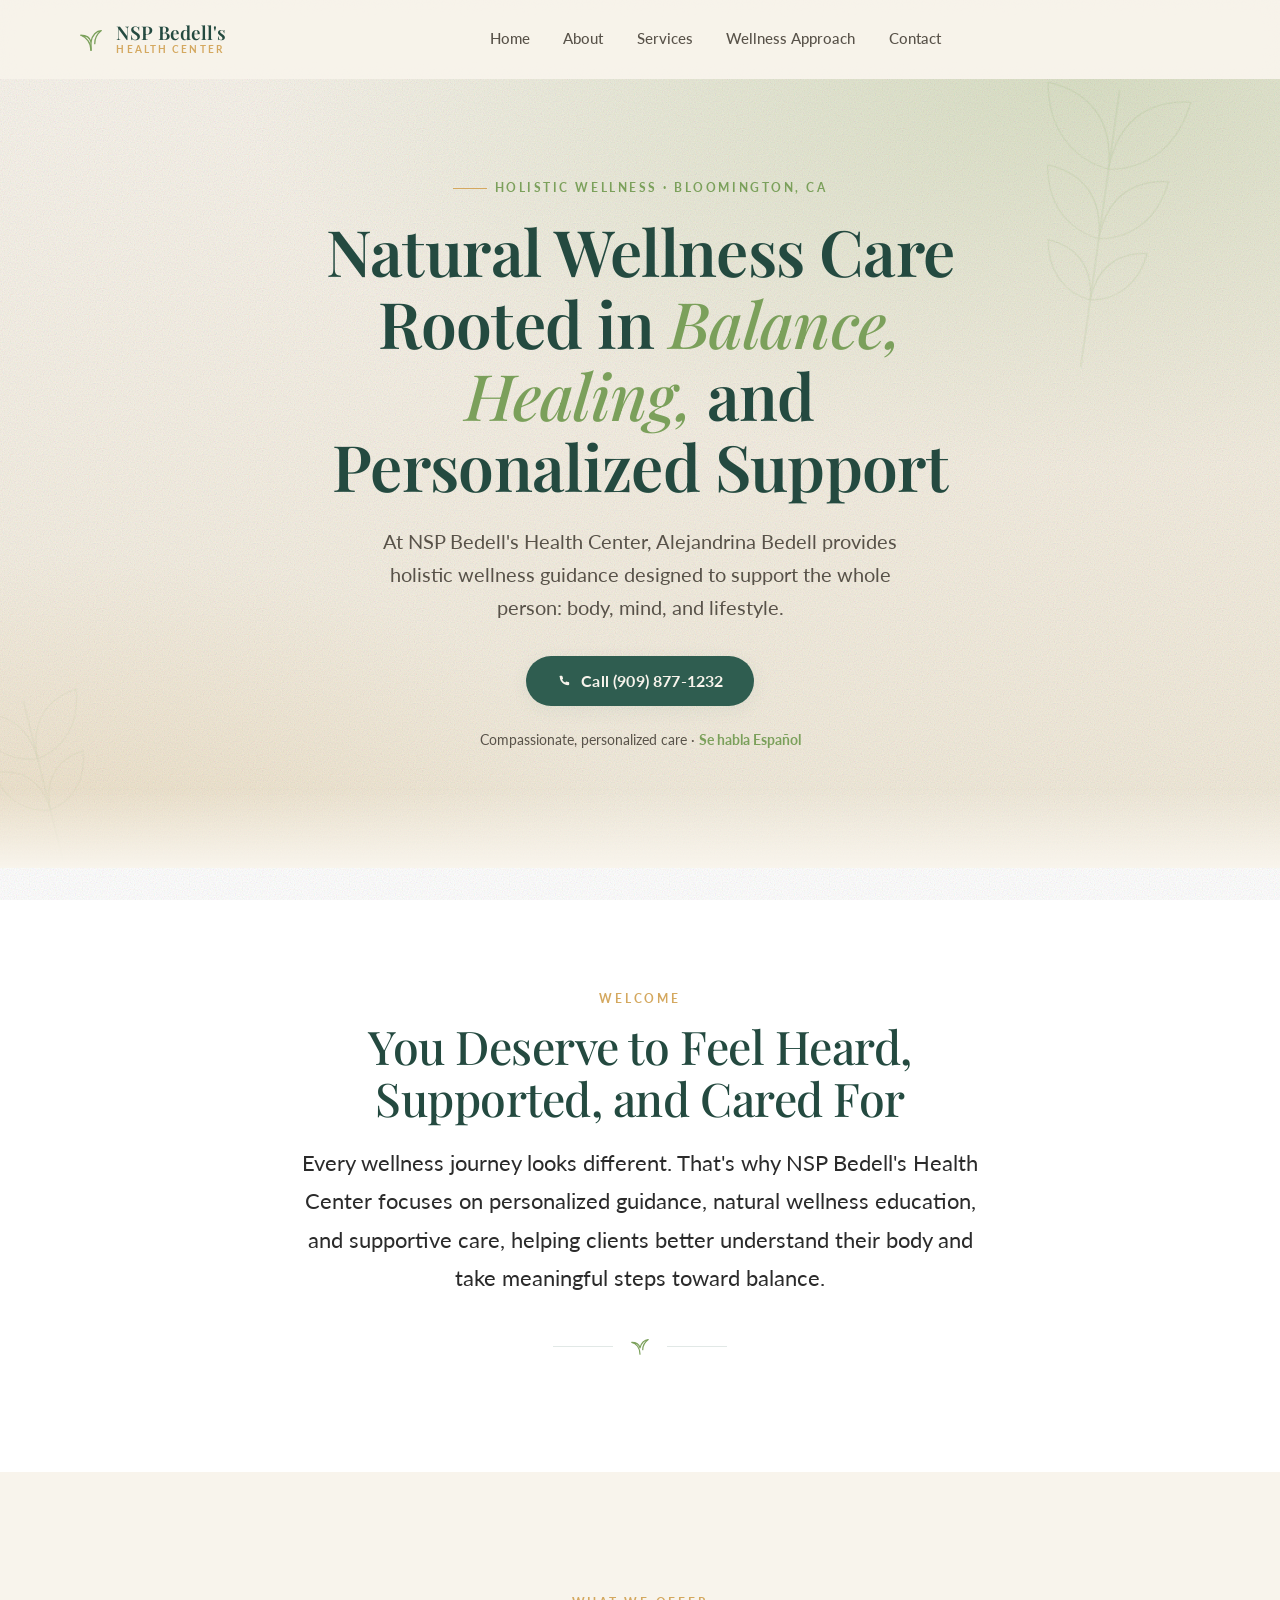
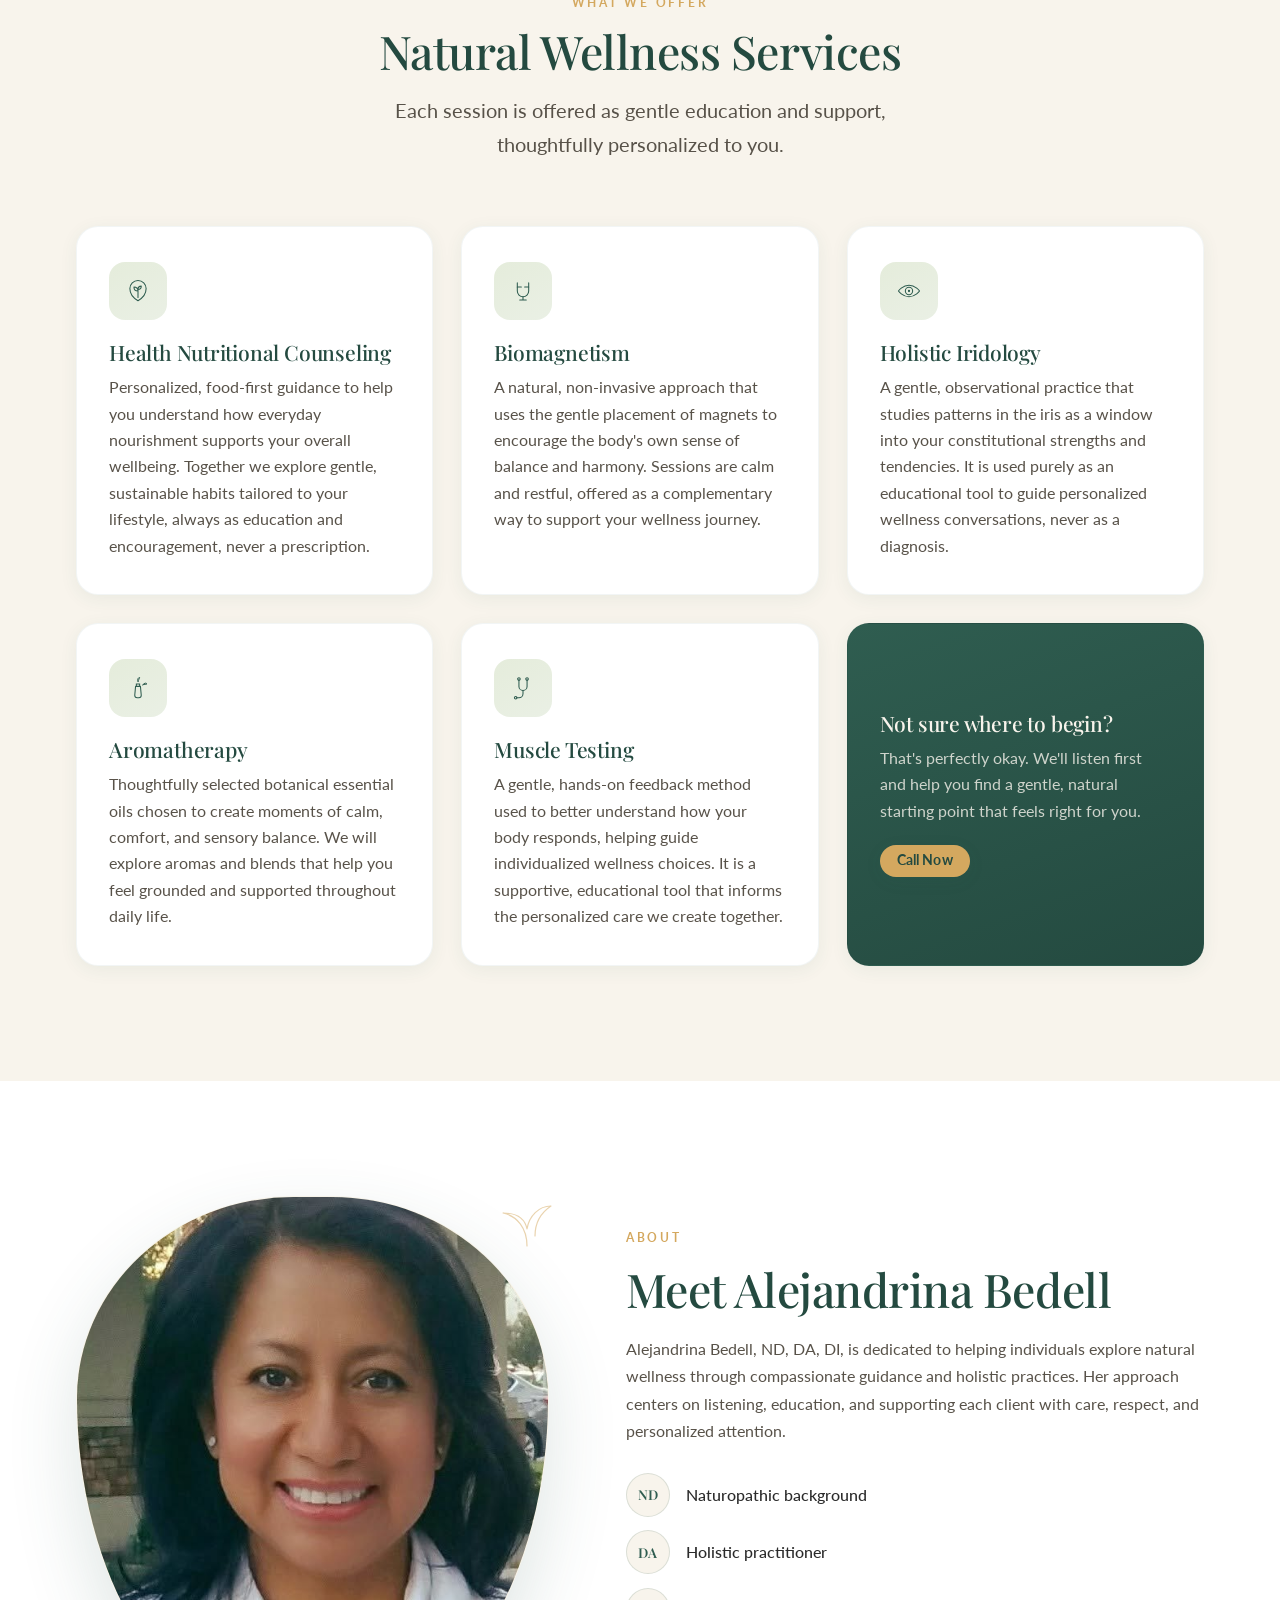
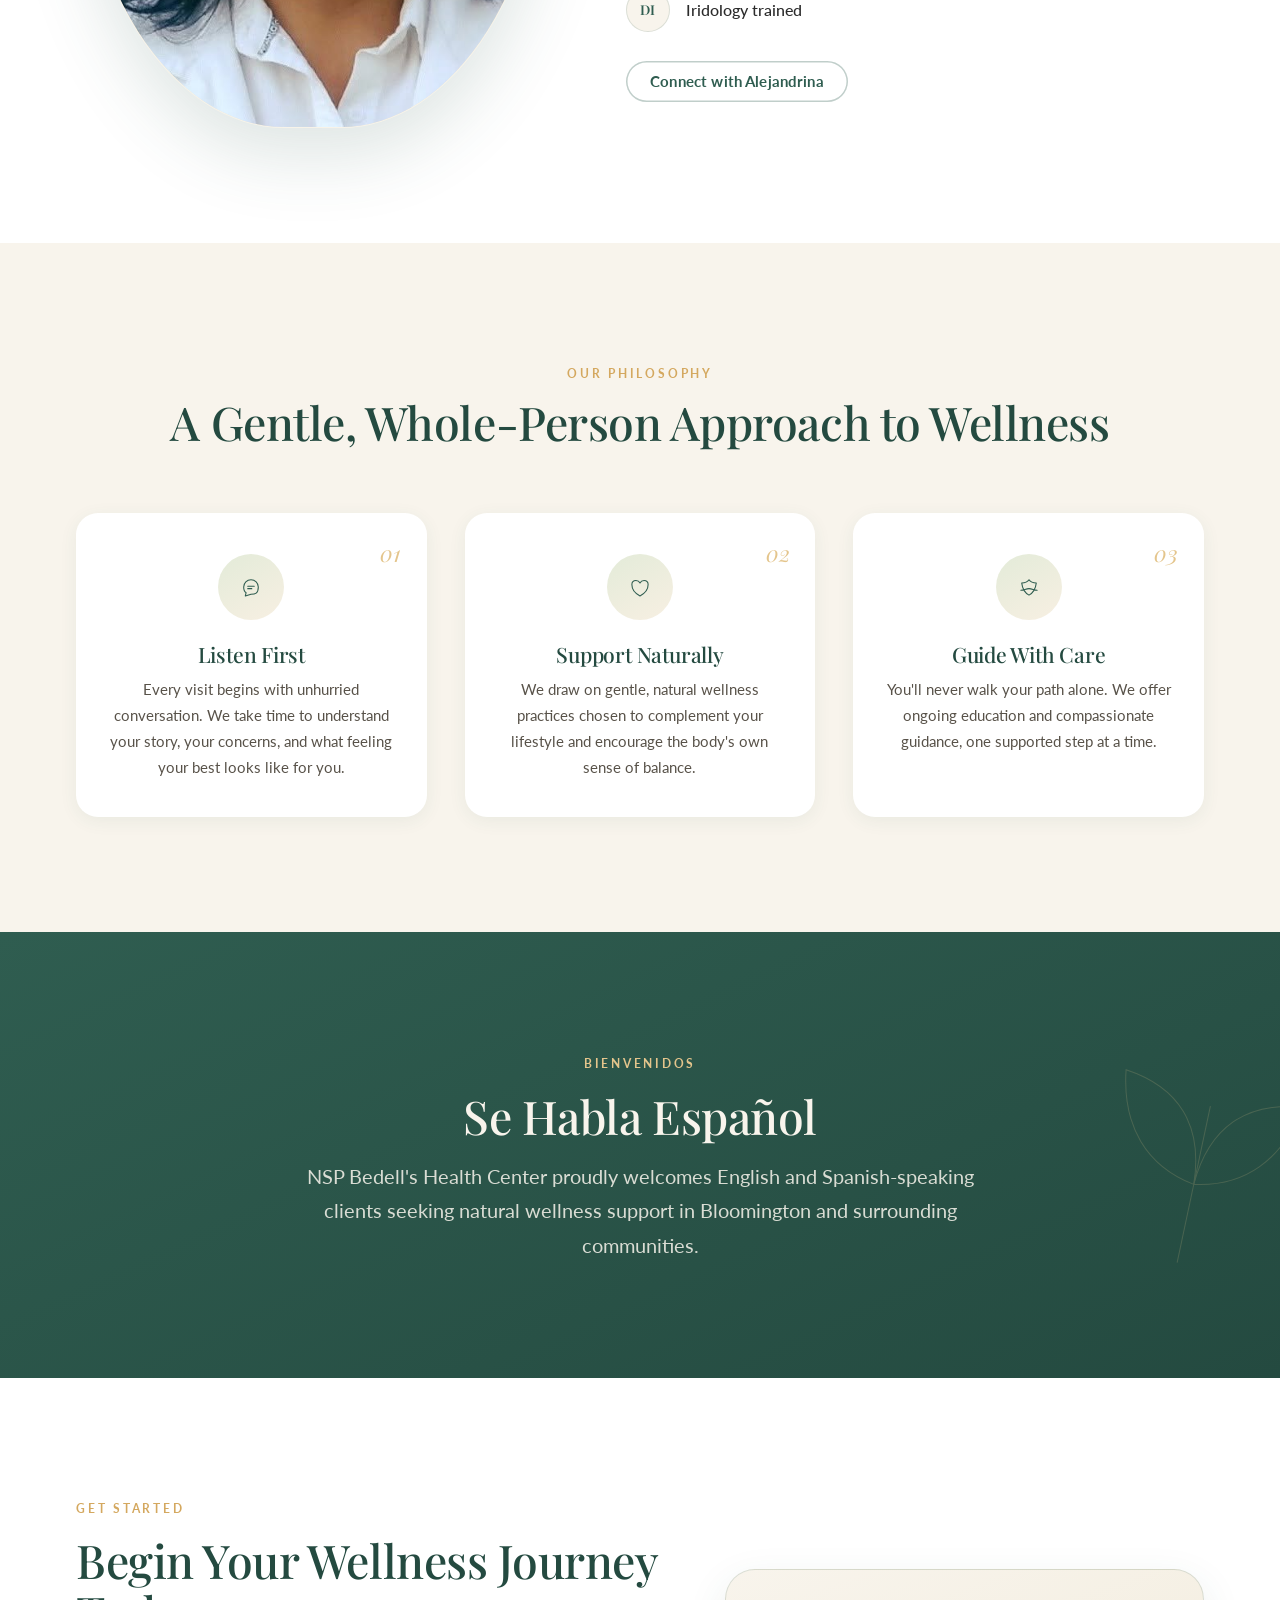
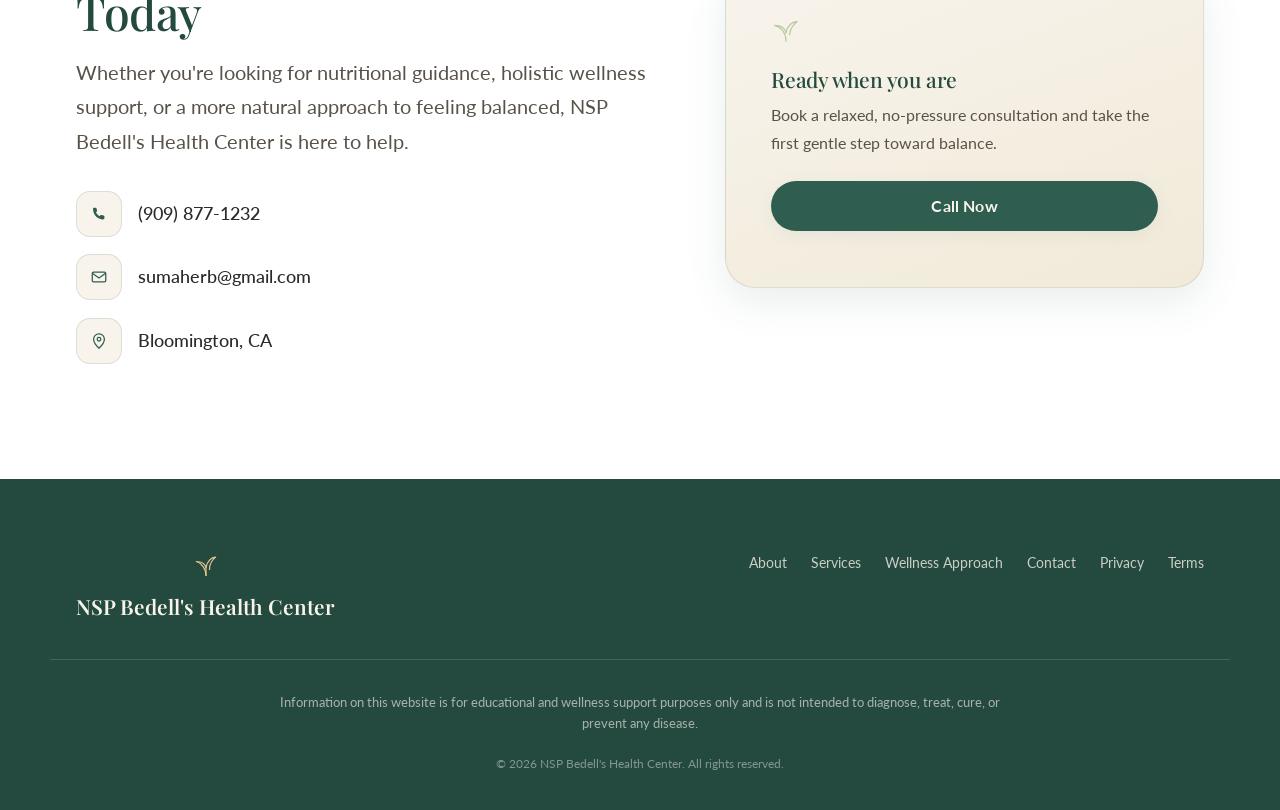
<file: index.html>
<!DOCTYPE html>
<html lang="en">
<head>
<meta charset="UTF-8" />
<meta name="viewport" content="width=device-width, initial-scale=1.0" />

<!-- ============ SEO / META ============ -->
<title>NSP Bedell's Health Center | Holistic Wellness Support in Bloomington, CA</title>
<meta name="description" content="Natural wellness guidance from Alejandrina Bedell, ND, DA, DI. Nutritional counseling, biomagnetism, iridology, aromatherapy & muscle testing in Bloomington, CA. Se habla Español." />
<meta name="theme-color" content="#F8F4EC" />
<link rel="canonical" href="https://nsp-bedell.netlify.app/" />

<!-- Open Graph -->
<meta property="og:type" content="website" />
<meta property="og:title" content="NSP Bedell's Health Center | Holistic Wellness Support in Bloomington, CA" />
<meta property="og:description" content="Natural wellness guidance from Alejandrina Bedell, ND, DA, DI, in Bloomington, CA. Se habla Español." />
<meta property="og:locale" content="en_US" />
<meta property="og:url" content="https://nsp-bedell.netlify.app/" />
<meta property="og:image" content="https://nsp-bedell.netlify.app/assets/og-image.jpg" />
<meta property="og:image:width" content="1200" />
<meta property="og:image:height" content="630" />
<meta property="og:image:alt" content="NSP Bedell's Health Center — Holistic Wellness, Bloomington, CA" />

<!-- Twitter -->
<meta name="twitter:card" content="summary_large_image" />
<meta name="twitter:title" content="NSP Bedell's Health Center | Holistic Wellness Support in Bloomington, CA" />
<meta name="twitter:description" content="Natural wellness guidance from Alejandrina Bedell, ND, DA, DI, in Bloomington, CA. Se habla Español." />
<meta name="twitter:image" content="https://nsp-bedell.netlify.app/assets/og-image.jpg" />

<!-- ============ FONTS ============ -->
<link rel="preconnect" href="https://fonts.googleapis.com" />
<link rel="preconnect" href="https://fonts.gstatic.com" crossorigin />
<link href="https://fonts.googleapis.com/css2?family=Playfair+Display:ital,wght@0,400;0,500;0,600;0,700;1,400;1,500&family=Lato:wght@300;400;500;700&display=swap" rel="stylesheet" />

<link rel="stylesheet" href="styles.css?v=7" />

<!-- ============ LOCAL BUSINESS SCHEMA (JSON-LD) ============ -->
<script type="application/ld+json">
{
  "@context": "https://schema.org",
  "@type": "HealthAndBeautyBusiness",
  "name": "NSP Bedell's Health Center",
  "description": "Holistic wellness center offering natural wellness support, nutritional counseling, biomagnetism, holistic iridology, aromatherapy, and muscle testing in Bloomington, CA. Se habla Español.",
  "url": "https://nsp-bedell.netlify.app/",
  "telephone": "+1-909-877-1232",
  "email": "sumaherb@gmail.com",
  "image": "https://nsp-bedell.netlify.app/assets/og-image.jpg",
  "priceRange": "$$",
  "address": {
    "@type": "PostalAddress",
    "addressLocality": "Bloomington",
    "addressRegion": "CA",
    "addressCountry": "US"
  },
  "areaServed": [
    { "@type": "City", "name": "Bloomington" },
    { "@type": "AdministrativeArea", "name": "Inland Empire, California" }
  ],
  "knowsLanguage": ["en", "es"],
  "founder": {
    "@type": "Person",
    "name": "Alejandrina Bedell",
    "honorificSuffix": "ND, DA, DI",
    "jobTitle": "Holistic Wellness Practitioner"
  },
  "hasOfferCatalog": {
    "@type": "OfferCatalog",
    "name": "Holistic Wellness Services",
    "itemListElement": [
      { "@type": "Offer", "itemOffered": { "@type": "Service", "name": "Health Nutritional Counseling" } },
      { "@type": "Offer", "itemOffered": { "@type": "Service", "name": "Biomagnetism" } },
      { "@type": "Offer", "itemOffered": { "@type": "Service", "name": "Holistic Iridology" } },
      { "@type": "Offer", "itemOffered": { "@type": "Service", "name": "Aromatherapy" } },
      { "@type": "Offer", "itemOffered": { "@type": "Service", "name": "Muscle Testing" } }
    ]
  }
}
</script>
</head>

<body>

<!-- Grain / texture overlay for warmth -->
<div class="grain" aria-hidden="true"></div>

<!-- ===================================================================
     HEADER / NAVIGATION
==================================================================== -->
<header class="site-header" id="top">
  <div class="container nav-inner">
    <a href="#top" class="brand" aria-label="NSP Bedell's Health Center home">
      <span class="brand-mark" aria-hidden="true">
        <svg viewBox="0 0 32 32" width="30" height="30" fill="none">
          <path d="M16 28C16 20 11 14 5 12c6 0 10 3 11 7 1-7 6-12 11-12-5 4-7 9-7 14" stroke="currentColor" stroke-width="1.4" stroke-linecap="round" stroke-linejoin="round"/>
          <path d="M16 28v-9" stroke="currentColor" stroke-width="1.4" stroke-linecap="round"/>
        </svg>
      </span>
      <span class="brand-text">NSP&nbsp;Bedell's<span class="brand-sub">Health Center</span></span>
    </a>

    <nav class="nav-links" id="navLinks" aria-label="Primary">
      <a href="#top">Home</a>
      <a href="#about">About</a>
      <a href="#services">Services</a>
      <a href="#approach">Wellness Approach</a>
      <a href="#contact">Contact</a>
    </nav>

    <div class="nav-actions">
      <button class="nav-toggle" id="navToggle" aria-label="Open menu" aria-expanded="false" aria-controls="navLinks">
        <span></span><span></span><span></span>
      </button>
    </div>
  </div>
</header>

<main>

<!-- ===================================================================
     HERO
==================================================================== -->
<section class="hero" aria-labelledby="hero-title">
  <!-- Decorative botanical line-art -->
  <svg class="botanical botanical-1" viewBox="0 0 200 320" fill="none" aria-hidden="true">
    <path d="M100 320V40" stroke="currentColor" stroke-width="1.2"/>
    <path d="M100 120c-40-6-66-34-72-78 44 4 70 30 72 78ZM100 120c40-6 66-34 72-78-44 4-70 30-72 78ZM100 190c-34-5-56-29-61-66 37 3 59 25 61 66ZM100 190c34-5 56-29 61-66-37 3-59 25-61 66ZM100 252c-28-4-46-24-50-54 30 3 48 21 50 54ZM100 252c28-4 46-24 50-54-30 3-48 21-50 54Z" stroke="currentColor" stroke-width="1.1" fill="none"/>
  </svg>
  <svg class="botanical botanical-2" viewBox="0 0 200 320" fill="none" aria-hidden="true">
    <path d="M100 320V40" stroke="currentColor" stroke-width="1.2"/>
    <path d="M100 120c-40-6-66-34-72-78 44 4 70 30 72 78ZM100 120c40-6 66-34 72-78-44 4-70 30-72 78ZM100 190c-34-5-56-29-61-66 37 3 59 25 61 66ZM100 190c34-5 56-29 61-66-37 3-59 25-61 66Z" stroke="currentColor" stroke-width="1.1" fill="none"/>
  </svg>

  <div class="container hero-grid">
    <div class="hero-copy">
      <p class="eyebrow reveal" data-reveal>
        <span class="eyebrow-line"></span> Holistic Wellness · Bloomington, CA
      </p>
      <h1 id="hero-title" class="reveal" data-reveal data-delay="1">
        Natural Wellness Care Rooted in <em>Balance, Healing,</em> and Personalized Support
      </h1>
      <p class="hero-sub reveal" data-reveal data-delay="2">
        At NSP Bedell's Health Center, Alejandrina Bedell provides holistic wellness guidance
        designed to support the whole person: body, mind, and lifestyle.
      </p>
      <div class="hero-actions reveal" data-reveal data-delay="3">
        <a href="tel:+19098771232" class="btn btn-solid btn-lg">
          <svg viewBox="0 0 16 16" width="15" height="15" fill="none" aria-hidden="true"><path d="M3 4c0 5 4 9 9 9 .6 0 1-.5 1-1v-1.4c0-.4-.3-.8-.7-.9l-2-.5c-.4-.1-.8 0-1 .4l-.4.6C7.5 9.8 6.2 8.5 5.4 7l.6-.4c.4-.2.5-.6.4-1l-.5-2C5.8 3.3 5.4 3 5 3H3.6C2.7 3 2 3.6 3 4Z" fill="currentColor"/></svg>
          Call (909) 877-1232
        </a>
      </div>
      <p class="hero-trust reveal" data-reveal data-delay="4">
        Compassionate, personalized care · <strong>Se habla Español</strong>
      </p>
    </div>

    <div class="hero-figure reveal" data-reveal data-delay="2">
      <div class="hero-photo">
        <img src="assets/hero.jpg" alt="A wellness consultation at NSP Bedell's Health Center" />
      </div>
      <div class="hero-badge">
        <span class="hero-badge-num">Whole-Person</span>
        <span class="hero-badge-label">Body · Mind · Lifestyle</span>
      </div>
    </div>
  </div>

  <div class="hero-fade" aria-hidden="true"></div>
</section>

<!-- ===================================================================
     TRUST / WELCOME
==================================================================== -->
<section class="section welcome" aria-labelledby="welcome-title">
  <div class="container narrow center">
    <span class="kicker reveal" data-reveal>Welcome</span>
    <h2 id="welcome-title" class="reveal" data-reveal data-delay="1">
      You Deserve to Feel Heard, Supported, and Cared For
    </h2>
    <p class="lead reveal" data-reveal data-delay="2">
      Every wellness journey looks different. That's why NSP Bedell's Health Center focuses on
      personalized guidance, natural wellness education, and supportive care, helping clients
      better understand their body and take meaningful steps toward balance.
    </p>
    <div class="leaf-divider reveal" data-reveal data-delay="3" aria-hidden="true">
      <span></span>
      <svg viewBox="0 0 24 24" width="22" height="22" fill="none"><path d="M12 21c0-7-4-12-9-13 5 0 8 2 9 6 1-5 5-9 9-9-4 3-6 7-6 11" stroke="currentColor" stroke-width="1.3" stroke-linecap="round" stroke-linejoin="round"/></svg>
      <span></span>
    </div>
  </div>
</section>

<!-- ===================================================================
     SERVICES
==================================================================== -->
<section class="section services" id="services" aria-labelledby="services-title">
  <div class="container">
    <div class="section-head center">
      <span class="kicker reveal" data-reveal>What We Offer</span>
      <h2 id="services-title" class="reveal" data-reveal data-delay="1">Natural Wellness Services</h2>
      <p class="lead reveal" data-reveal data-delay="2">
        Each session is offered as gentle education and support, thoughtfully personalized to you.
      </p>
    </div>

    <div class="services-grid">
      <!-- Nutritional Counseling -->
      <article class="card reveal" data-reveal>
        <span class="card-icon" aria-hidden="true">
          <svg viewBox="0 0 32 32" width="26" height="26" fill="none"><path d="M16 28c7-4 10-9 10-15a10 10 0 0 0-20 0c0 6 3 11 10 15Z" stroke="currentColor" stroke-width="1.3"/><path d="M16 24V12M16 16c-3 0-5-2-5-5 3 0 5 2 5 5Zm0-2c2.5 0 4-1.5 4-4-2.5 0-4 1.5-4 4Z" stroke="currentColor" stroke-width="1.3" stroke-linecap="round" stroke-linejoin="round"/></svg>
        </span>
        <h3>Health Nutritional Counseling</h3>
        <p>Personalized, food-first guidance to help you understand how everyday nourishment supports your overall wellbeing. Together we explore gentle, sustainable habits tailored to your lifestyle, always as education and encouragement, never a prescription.</p>
      </article>

      <!-- Biomagnetism -->
      <article class="card reveal" data-reveal data-delay="1">
        <span class="card-icon" aria-hidden="true">
          <svg viewBox="0 0 32 32" width="26" height="26" fill="none"><path d="M9 6v10a7 7 0 0 0 14 0V6" stroke="currentColor" stroke-width="1.3" stroke-linecap="round"/><path d="M9 11h5M18 11h5" stroke="currentColor" stroke-width="1.3" stroke-linecap="round"/><path d="M16 23v4M12 27h8" stroke="currentColor" stroke-width="1.3" stroke-linecap="round"/></svg>
        </span>
        <h3>Biomagnetism</h3>
        <p>A natural, non-invasive approach that uses the gentle placement of magnets to encourage the body's own sense of balance and harmony. Sessions are calm and restful, offered as a complementary way to support your wellness journey.</p>
      </article>

      <!-- Holistic Iridology -->
      <article class="card reveal" data-reveal data-delay="2">
        <span class="card-icon" aria-hidden="true">
          <svg viewBox="0 0 32 32" width="26" height="26" fill="none"><path d="M16 9C8 9 3 16 3 16s5 7 13 7 13-7 13-7-5-7-13-7Z" stroke="currentColor" stroke-width="1.3"/><circle cx="16" cy="16" r="4.5" stroke="currentColor" stroke-width="1.3"/><circle cx="16" cy="16" r="1.4" fill="currentColor"/></svg>
        </span>
        <h3>Holistic Iridology</h3>
        <p>A gentle, observational practice that studies patterns in the iris as a window into your constitutional strengths and tendencies. It is used purely as an educational tool to guide personalized wellness conversations, never as a diagnosis.</p>
      </article>

      <!-- Aromatherapy -->
      <article class="card reveal" data-reveal data-delay="3">
        <span class="card-icon" aria-hidden="true">
          <svg viewBox="0 0 32 32" width="26" height="26" fill="none"><path d="M13 14h6l1 11a3 3 0 0 1-3 3h-2a3 3 0 0 1-3-3l1-11Z" stroke="currentColor" stroke-width="1.3" stroke-linejoin="round"/><path d="M14 14v-3h4v3" stroke="currentColor" stroke-width="1.3"/><path d="M16 8c0-2 2-3 2-5-2 .5-3 2-2 5ZM22 12c2-1 4 0 5-1-1-1.5-3-1.5-5 1Z" stroke="currentColor" stroke-width="1.2" stroke-linecap="round" stroke-linejoin="round"/></svg>
        </span>
        <h3>Aromatherapy</h3>
        <p>Thoughtfully selected botanical essential oils chosen to create moments of calm, comfort, and sensory balance. We will explore aromas and blends that help you feel grounded and supported throughout daily life.</p>
      </article>

      <!-- Muscle Testing -->
      <article class="card reveal" data-reveal data-delay="4">
        <span class="card-icon" aria-hidden="true">
          <svg viewBox="0 0 32 32" width="26" height="26" fill="none"><path d="M11 6v8a5 5 0 0 0 10 0V6" stroke="currentColor" stroke-width="1.3" stroke-linecap="round"/><path d="M16 19v4a5 5 0 0 1-5 5H8" stroke="currentColor" stroke-width="1.3" stroke-linecap="round"/><circle cx="11" cy="5" r="1.6" stroke="currentColor" stroke-width="1.3"/><circle cx="21" cy="5" r="1.6" stroke="currentColor" stroke-width="1.3"/><circle cx="7" cy="28" r="1.6" stroke="currentColor" stroke-width="1.3"/></svg>
        </span>
        <h3>Muscle Testing</h3>
        <p>A gentle, hands-on feedback method used to better understand how your body responds, helping guide individualized wellness choices. It is a supportive, educational tool that informs the personalized care we create together.</p>
      </article>

      <!-- Closing prompt card -->
      <article class="card card-cta reveal" data-reveal data-delay="5">
        <h3>Not sure where to begin?</h3>
        <p>That's perfectly okay. We'll listen first and help you find a gentle, natural starting point that feels right for you.</p>
        <a href="tel:+19098771232" class="btn btn-solid btn-sm">Call Now</a>
      </article>
    </div>
  </div>
</section>

<!-- ===================================================================
     ABOUT
==================================================================== -->
<section class="section about" id="about" aria-labelledby="about-title">
  <div class="container about-grid">
    <div class="about-photo reveal" data-reveal>
      <div class="about-frame">
        <img src="assets/alejandrina.jpg" alt="Portrait of Alejandrina Bedell, ND" />
      </div>
      <span class="about-ornament" aria-hidden="true">
        <svg viewBox="0 0 80 80" width="80" height="80" fill="none"><path d="M40 76c0-18-10-30-24-33 14 0 22 6 24 16 2-13 12-23 24-23-12 8-16 18-16 30" stroke="currentColor" stroke-width="1.2" stroke-linecap="round" stroke-linejoin="round"/></svg>
      </span>
    </div>

    <div class="about-copy">
      <span class="kicker reveal" data-reveal>About</span>
      <h2 id="about-title" class="reveal" data-reveal data-delay="1">Meet Alejandrina Bedell</h2>
      <p class="reveal" data-reveal data-delay="2">
        Alejandrina Bedell, ND, DA, DI, is dedicated to helping individuals explore natural wellness
        through compassionate guidance and holistic practices. Her approach centers on listening,
        education, and supporting each client with care, respect, and personalized attention.
      </p>
      <ul class="credentials reveal" data-reveal data-delay="3">
        <li><span>ND</span> Naturopathic background</li>
        <li><span>DA</span> Holistic practitioner</li>
        <li><span>DI</span> Iridology trained</li>
      </ul>
      <a href="#contact" class="btn btn-outline btn-md reveal" data-reveal data-delay="4">Connect with Alejandrina</a>
    </div>
  </div>
</section>

<!-- ===================================================================
     WELLNESS APPROACH
==================================================================== -->
<section class="section approach" id="approach" aria-labelledby="approach-title">
  <div class="container">
    <div class="section-head center">
      <span class="kicker reveal" data-reveal>Our Philosophy</span>
      <h2 id="approach-title" class="reveal" data-reveal data-delay="1">A Gentle, Whole-Person Approach to Wellness</h2>
    </div>

    <div class="approach-grid">
      <div class="step reveal" data-reveal>
        <span class="step-num">01</span>
        <span class="step-icon" aria-hidden="true">
          <svg viewBox="0 0 32 32" width="26" height="26" fill="none"><path d="M16 25c5 0 9-1 9-9 0-5-4-9-9-9s-9 4-9 9c0 4 1 6 3 7l-1 4 7-2Z" stroke="currentColor" stroke-width="1.3" stroke-linejoin="round"/><path d="M12 15h8M12 18h5" stroke="currentColor" stroke-width="1.3" stroke-linecap="round"/></svg>
        </span>
        <h3>Listen First</h3>
        <p>Every visit begins with unhurried conversation. We take time to understand your story, your concerns, and what feeling your best looks like for you.</p>
      </div>

      <div class="step reveal" data-reveal data-delay="1">
        <span class="step-num">02</span>
        <span class="step-icon" aria-hidden="true">
          <svg viewBox="0 0 32 32" width="26" height="26" fill="none"><path d="M16 27c-6-3-10-8-10-14 0-3 2-5 5-5 2 0 4 1 5 3 1-2 3-3 5-3 3 0 5 2 5 5 0 6-4 11-10 14Z" stroke="currentColor" stroke-width="1.3" stroke-linejoin="round"/></svg>
        </span>
        <h3>Support Naturally</h3>
        <p>We draw on gentle, natural wellness practices chosen to complement your lifestyle and encourage the body's own sense of balance.</p>
      </div>

      <div class="step reveal" data-reveal data-delay="2">
        <span class="step-num">03</span>
        <span class="step-icon" aria-hidden="true">
          <svg viewBox="0 0 32 32" width="26" height="26" fill="none"><path d="M6 20c4 0 6-2 10-2s6 2 10 2" stroke="currentColor" stroke-width="1.3" stroke-linecap="round"/><path d="M16 7c2 3 6 4 9 4-1 8-5 13-9 15-4-2-8-7-9-15 3 0 7-1 9-4Z" stroke="currentColor" stroke-width="1.3" stroke-linejoin="round"/></svg>
        </span>
        <h3>Guide With Care</h3>
        <p>You'll never walk your path alone. We offer ongoing education and compassionate guidance, one supported step at a time.</p>
      </div>
    </div>
  </div>
</section>

<!-- ===================================================================
     BILINGUAL WELCOME
==================================================================== -->
<section class="section bilingual" aria-labelledby="bilingual-title">
  <div class="container narrow center">
    <span class="kicker light reveal" data-reveal>Bienvenidos</span>
    <h2 id="bilingual-title" class="reveal" data-reveal data-delay="1">Se Habla Español</h2>
    <p class="lead light reveal" data-reveal data-delay="2">
      NSP Bedell's Health Center proudly welcomes English and Spanish-speaking clients seeking
      natural wellness support in Bloomington and surrounding communities.
    </p>
  </div>
  <svg class="bilingual-leaf" viewBox="0 0 240 240" fill="none" aria-hidden="true"><path d="M120 230V70" stroke="currentColor" stroke-width="1"/><path d="M120 150c-50-8-82-42-90-98 55 6 87 38 90 98ZM120 150c50-8 82-42 90-98-55 6-87 38-90 98Z" stroke="currentColor" stroke-width="1"/></svg>
</section>

<!-- ===================================================================
     CONTACT / BOOKING
==================================================================== -->
<section class="section contact" id="contact" aria-labelledby="contact-title">
  <div class="container contact-grid">
    <div class="contact-copy">
      <span class="kicker reveal" data-reveal>Get Started</span>
      <h2 id="contact-title" class="reveal" data-reveal data-delay="1">Begin Your Wellness Journey Today</h2>
      <p class="lead reveal" data-reveal data-delay="2">
        Whether you're looking for nutritional guidance, holistic wellness support, or a more natural
        approach to feeling balanced, NSP Bedell's Health Center is here to help.
      </p>

      <ul class="contact-details reveal" data-reveal data-delay="3">
        <li>
          <span class="contact-ico" aria-hidden="true">
            <svg viewBox="0 0 20 20" width="18" height="18" fill="none"><path d="M3.5 5c0 6 5 11 11 11 .7 0 1.5-.6 1.5-1.3v-1.8c0-.5-.4-1-.9-1.1l-2.5-.6c-.5-.1-1 0-1.3.5l-.5.7C9 11.4 7.5 9.9 6.6 8l.7-.5c.5-.3.6-.8.5-1.3l-.6-2.5C7 3.2 6.6 3 6.1 3H4.3C3.6 3 3 3.6 3.5 5Z" fill="currentColor"/></svg>
          </span>
          <a href="tel:+19098771232">(909) 877-1232</a>
        </li>
        <li>
          <span class="contact-ico" aria-hidden="true">
            <svg viewBox="0 0 20 20" width="18" height="18" fill="none"><rect x="2.5" y="4.5" width="15" height="11" rx="1.5" stroke="currentColor" stroke-width="1.4"/><path d="m3 6 7 5 7-5" stroke="currentColor" stroke-width="1.4" stroke-linecap="round" stroke-linejoin="round"/></svg>
          </span>
          <a href="mailto:sumaherb@gmail.com">sumaherb@gmail.com</a>
        </li>
        <li>
          <span class="contact-ico" aria-hidden="true">
            <svg viewBox="0 0 20 20" width="18" height="18" fill="none"><path d="M10 18s6-5.5 6-10A6 6 0 0 0 4 8c0 4.5 6 10 6 10Z" stroke="currentColor" stroke-width="1.4"/><circle cx="10" cy="8" r="2" stroke="currentColor" stroke-width="1.4"/></svg>
          </span>
          <span>Bloomington, CA</span>
        </li>
      </ul>
    </div>

    <div class="contact-card reveal" data-reveal data-delay="2">
      <span class="contact-card-leaf" aria-hidden="true">
        <svg viewBox="0 0 32 32" width="30" height="30" fill="none"><path d="M16 28c0-9-5-15-12-17 7 0 11 3 12 8 1-7 6-12 12-12-5 4-8 9-8 14" stroke="currentColor" stroke-width="1.3" stroke-linecap="round" stroke-linejoin="round"/></svg>
      </span>
      <h3>Ready when you are</h3>
      <p>Book a relaxed, no-pressure consultation and take the first gentle step toward balance.</p>
      <a href="tel:+19098771232" class="btn btn-solid btn-lg full">Call Now</a>
    </div>
  </div>
</section>

</main>

<!-- ===================================================================
     FOOTER
==================================================================== -->
<footer class="site-footer">
  <div class="container footer-inner">
    <div class="footer-brand">
      <span class="brand-mark" aria-hidden="true">
        <svg viewBox="0 0 32 32" width="28" height="28" fill="none"><path d="M16 28C16 20 11 14 5 12c6 0 10 3 11 7 1-7 6-12 11-12-5 4-7 9-7 14" stroke="currentColor" stroke-width="1.4" stroke-linecap="round" stroke-linejoin="round"/><path d="M16 28v-9" stroke="currentColor" stroke-width="1.4" stroke-linecap="round"/></svg>
      </span>
      <p class="footer-name">NSP Bedell's Health Center</p>
    </div>

    <nav class="footer-nav" aria-label="Footer">
      <a href="#about">About</a>
      <a href="#services">Services</a>
      <a href="#approach">Wellness Approach</a>
      <a href="#contact">Contact</a>
      <a href="/privacy.html">Privacy</a>
      <a href="/terms.html">Terms</a>
    </nav>
  </div>

  <div class="container">
    <p class="disclaimer">
      Information on this website is for educational and wellness support purposes only and is not
      intended to diagnose, treat, cure, or prevent any disease.
    </p>
    <p class="copyright">© <span id="year"></span> NSP Bedell's Health Center. All rights reserved.</p>
  </div>
</footer>

<!-- ===================================================================
     BOOKING MODAL  (GoHighLevel calendar)
     The iframe src is deferred (data-src) and injected on first open so
     the widget loads fresh at full height and never blocks initial paint.
==================================================================== -->
<div class="modal" id="bookingModal" role="dialog" aria-modal="true" aria-labelledby="modalTitle" hidden>
  <div class="modal-overlay" data-close></div>
  <div class="modal-card" role="document">
    <div class="modal-head">
      <div class="modal-head-text">
        <span class="modal-kicker">NSP Bedell's Health Center</span>
        <h2 id="modalTitle">Schedule a Consultation</h2>
      </div>
      <button class="modal-close" data-close aria-label="Close booking window">
        <svg viewBox="0 0 24 24" width="22" height="22" fill="none"><path d="M6 6l12 12M18 6L6 18" stroke="currentColor" stroke-width="1.6" stroke-linecap="round"/></svg>
      </button>
    </div>
    <div class="modal-body">
      <div class="modal-loader" id="modalLoader" aria-hidden="true">
        <span class="spinner"></span>
        <p>Loading the booking calendar…</p>
      </div>
      <!-- GHL iframe: src is swapped in from data-src on first open -->
      <iframe
        id="bookingIframe"
        title="Booking calendar"
        data-src="https://api.leadconnectorhq.com/widget/booking/OFrJ1br8v5EGTVoc6ekA"
        style="width:100%;border:none;overflow:hidden;min-height:720px;"
        scrolling="no"></iframe>
    </div>
  </div>
</div>

<script src="https://link.msgsndr.com/js/form_embed.js" type="text/javascript"></script>
<script src="script.js"></script>
</body>
</html>
</file>
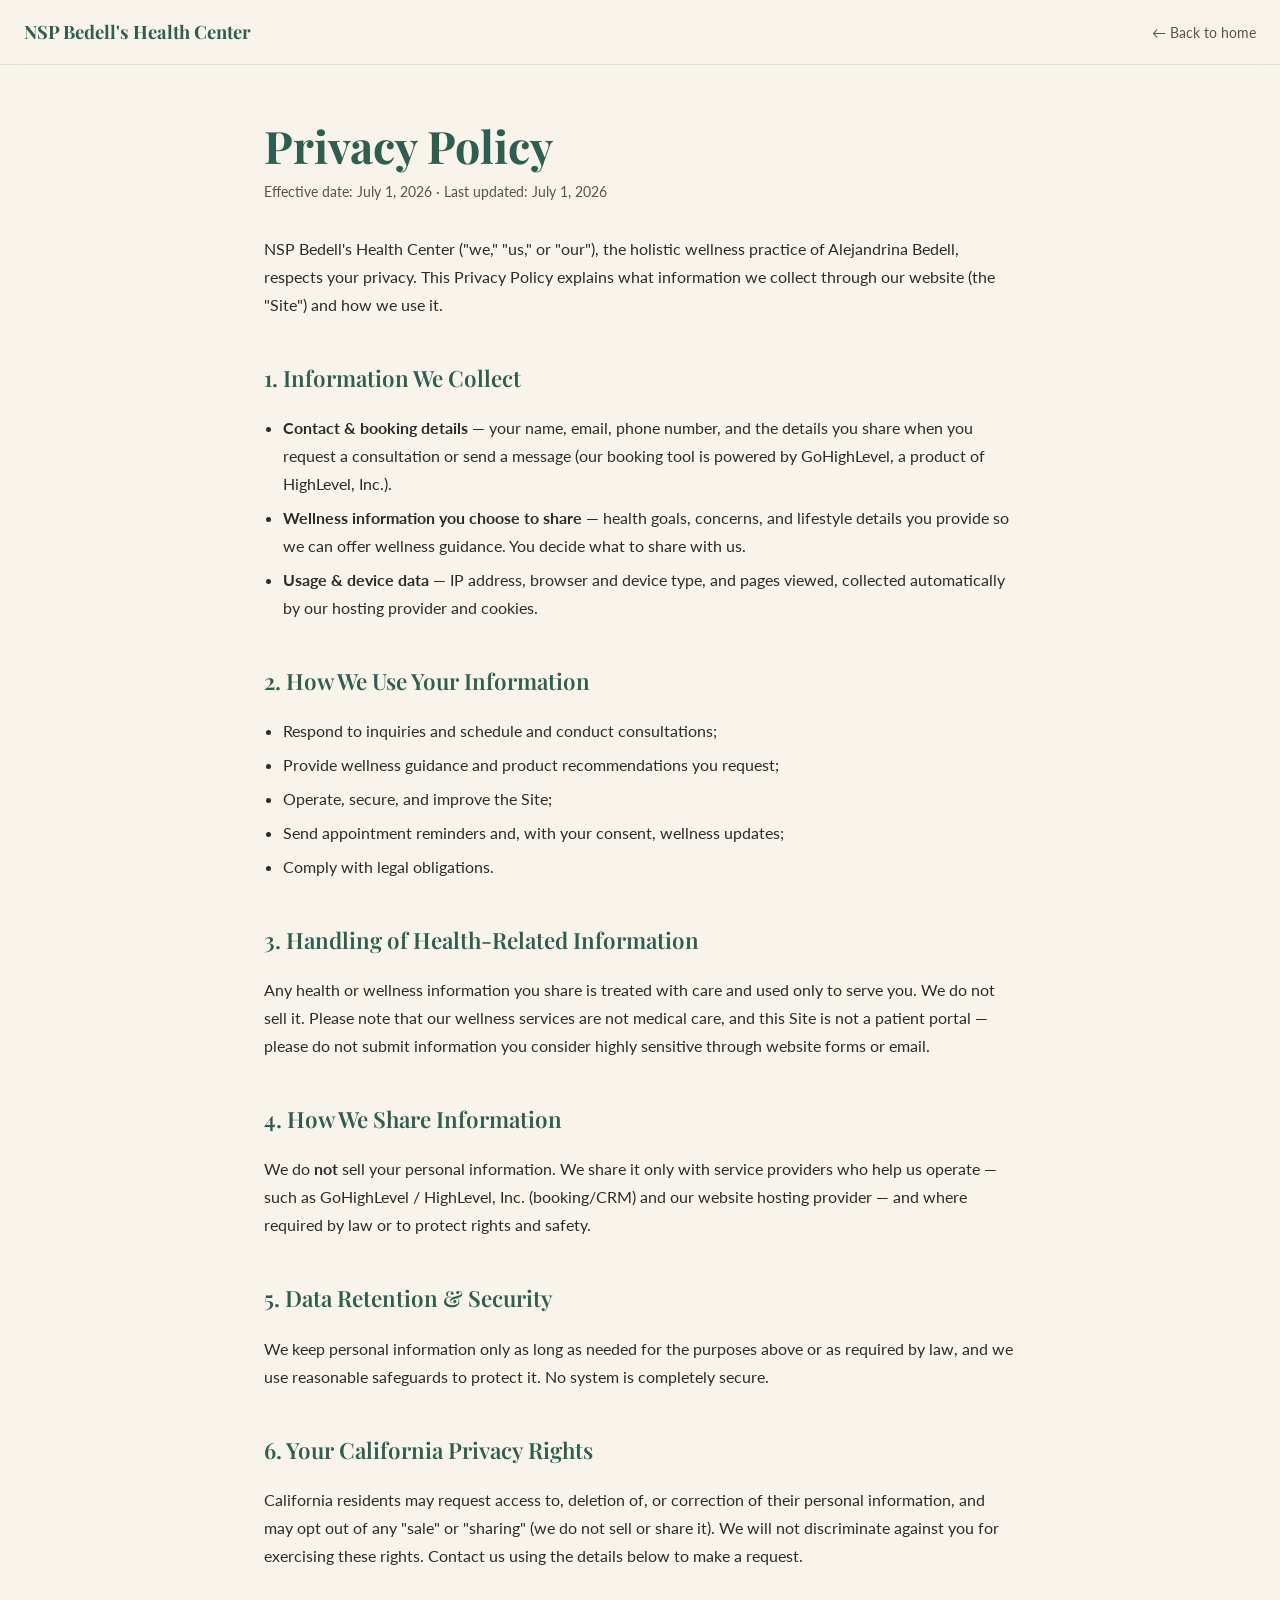
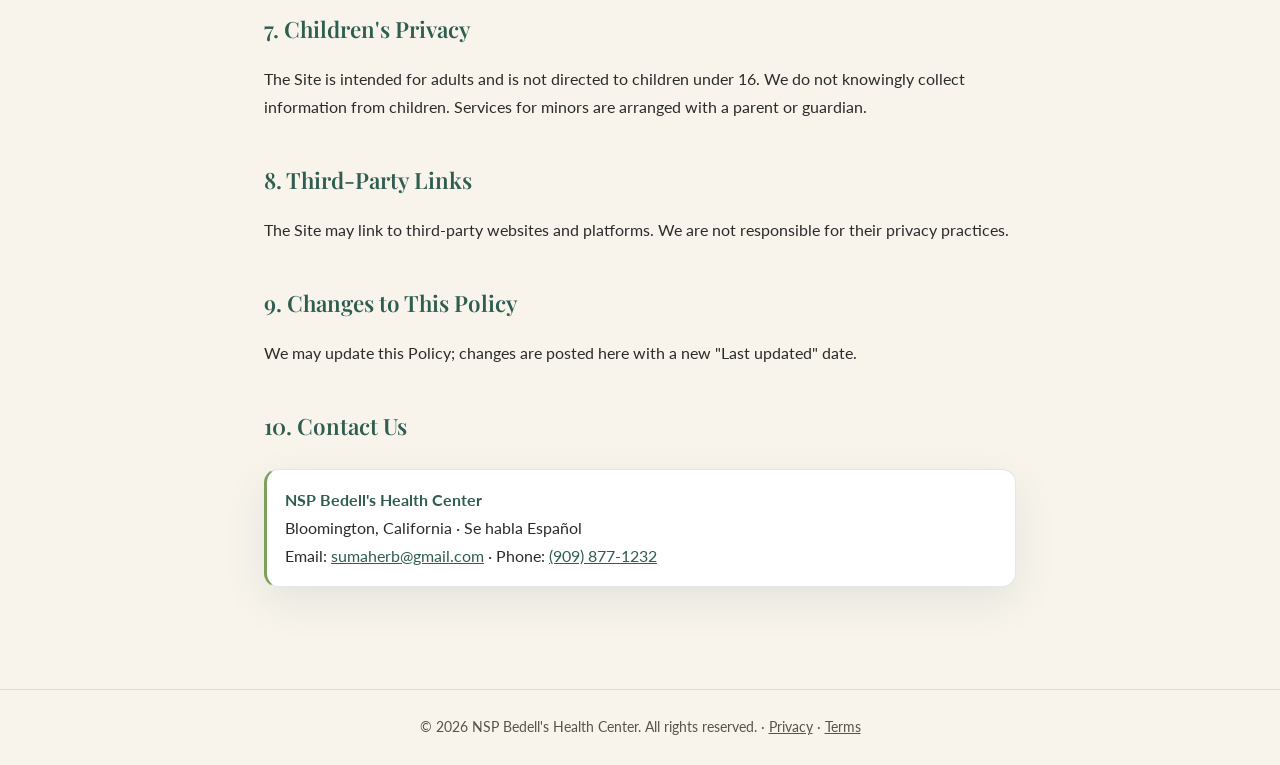
<file: privacy.html>
<!DOCTYPE html>
<!--
  NSP Bedell's Health Center — Privacy Policy
  TEMPLATE generated for review. This is not legal advice. Have a licensed
  attorney review and tailor before publishing, especially the handling of
  health-related information.
-->
<html lang="en">
<head>
<meta charset="utf-8" />
<meta name="viewport" content="width=device-width, initial-scale=1" />
<title>Privacy Policy | NSP Bedell's Health Center</title>
<meta name="description" content="How NSP Bedell's Health Center collects, uses, and protects your information." />
<link rel="preconnect" href="https://fonts.googleapis.com" />
<link rel="preconnect" href="https://fonts.gstatic.com" crossorigin />
<link href="https://fonts.googleapis.com/css2?family=Playfair+Display:wght@500;600;700&family=Lato:wght@400;500;700&display=swap" rel="stylesheet" />
<style>
  :root{
    --bg:#F8F4EC; --surface:#FFFFFF; --text:#2B2B2B; --muted:#585249;
    --accent:#2F5D50; --accent2:#7BA05B; --gold:#D4A85F; --line:rgba(47,93,80,.14);
    --serif:'Playfair Display',Georgia,serif; --sans:'Lato',system-ui,sans-serif;
    --shadow:0 14px 40px rgba(47,93,80,.10);
  }
  *{box-sizing:border-box}
  body{margin:0;background:var(--bg);color:var(--text);font-family:var(--sans);line-height:1.75;font-size:16px;-webkit-font-smoothing:antialiased}
  a{color:var(--accent)}
  .lp-top{position:sticky;top:0;z-index:5;background:rgba(248,244,236,.9);backdrop-filter:blur(10px);border-bottom:1px solid var(--line);padding:16px 24px;display:flex;justify-content:space-between;align-items:center;gap:16px;flex-wrap:wrap}
  .lp-top .brand{font-family:var(--serif);font-weight:700;color:var(--accent);text-decoration:none;font-size:1.15rem}
  .lp-top a.back{font-size:.9rem;text-decoration:none;color:var(--muted)}
  .lp-top a.back:hover{color:var(--accent)}
  main{max-width:800px;margin:0 auto;padding:56px 24px 80px}
  h1{font-family:var(--serif);font-weight:700;font-size:clamp(2rem,4.4vw,2.8rem);line-height:1.12;margin:0 0 8px;color:var(--accent)}
  .meta{color:var(--muted);font-size:.9rem;margin:0 0 30px}
  h2{font-family:var(--serif);font-weight:600;font-size:1.4rem;margin:40px 0 12px;color:var(--accent)}
  h3{font-size:1.04rem;margin:24px 0 8px;color:var(--text)}
  ul{padding-left:1.2em}
  li{margin:6px 0}
  .callout{border:1px solid var(--line);border-left:3px solid var(--accent2);background:var(--surface);padding:16px 18px;border-radius:14px;margin:22px 0;box-shadow:var(--shadow)}
  .callout strong{color:var(--accent)}
  .lp-foot{border-top:1px solid var(--line);padding:26px 24px;text-align:center;color:var(--muted);font-size:.85rem}
  .lp-foot a{color:var(--muted)}
</style>
</head>
<body>
<header class="lp-top">
  <a class="brand" href="/">NSP Bedell's Health Center</a>
  <a class="back" href="/">← Back to home</a>
</header>

<main>
  <h1>Privacy Policy</h1>
  <p class="meta">Effective date: July 1, 2026 · Last updated: July 1, 2026</p>

  <p>NSP Bedell's Health Center ("we," "us," or "our"), the holistic wellness practice of Alejandrina Bedell, respects your privacy. This Privacy Policy explains what information we collect through our website (the "Site") and how we use it.</p>

  <h2>1. Information We Collect</h2>
  <ul>
    <li><strong>Contact &amp; booking details</strong> — your name, email, phone number, and the details you share when you request a consultation or send a message (our booking tool is powered by GoHighLevel, a product of HighLevel, Inc.).</li>
    <li><strong>Wellness information you choose to share</strong> — health goals, concerns, and lifestyle details you provide so we can offer wellness guidance. You decide what to share with us.</li>
    <li><strong>Usage &amp; device data</strong> — IP address, browser and device type, and pages viewed, collected automatically by our hosting provider and cookies.</li>
  </ul>

  <h2>2. How We Use Your Information</h2>
  <ul>
    <li>Respond to inquiries and schedule and conduct consultations;</li>
    <li>Provide wellness guidance and product recommendations you request;</li>
    <li>Operate, secure, and improve the Site;</li>
    <li>Send appointment reminders and, with your consent, wellness updates;</li>
    <li>Comply with legal obligations.</li>
  </ul>

  <h2>3. Handling of Health-Related Information</h2>
  <p>Any health or wellness information you share is treated with care and used only to serve you. We do not sell it. Please note that our wellness services are not medical care, and this Site is not a patient portal — please do not submit information you consider highly sensitive through website forms or email.</p>

  <h2>4. How We Share Information</h2>
  <p>We do <strong>not</strong> sell your personal information. We share it only with service providers who help us operate — such as GoHighLevel / HighLevel, Inc. (booking/CRM) and our website hosting provider — and where required by law or to protect rights and safety.</p>

  <h2>5. Data Retention &amp; Security</h2>
  <p>We keep personal information only as long as needed for the purposes above or as required by law, and we use reasonable safeguards to protect it. No system is completely secure.</p>

  <h2>6. Your California Privacy Rights</h2>
  <p>California residents may request access to, deletion of, or correction of their personal information, and may opt out of any "sale" or "sharing" (we do not sell or share it). We will not discriminate against you for exercising these rights. Contact us using the details below to make a request.</p>

  <h2>7. Children's Privacy</h2>
  <p>The Site is intended for adults and is not directed to children under 16. We do not knowingly collect information from children. Services for minors are arranged with a parent or guardian.</p>

  <h2>8. Third-Party Links</h2>
  <p>The Site may link to third-party websites and platforms. We are not responsible for their privacy practices.</p>

  <h2>9. Changes to This Policy</h2>
  <p>We may update this Policy; changes are posted here with a new "Last updated" date.</p>

  <h2>10. Contact Us</h2>
  <div class="callout">
    <strong>NSP Bedell's Health Center</strong><br>
    Bloomington, California · Se habla Español<br>
    Email: <a href="mailto:sumaherb@gmail.com">sumaherb@gmail.com</a> · Phone: <a href="tel:+19098771232">(909) 877-1232</a>
  </div>
</main>

<footer class="lp-foot">
  © 2026 NSP Bedell's Health Center. All rights reserved. · <a href="/privacy.html">Privacy</a> · <a href="/terms.html">Terms</a>
</footer>
</body>
</html>
</file>
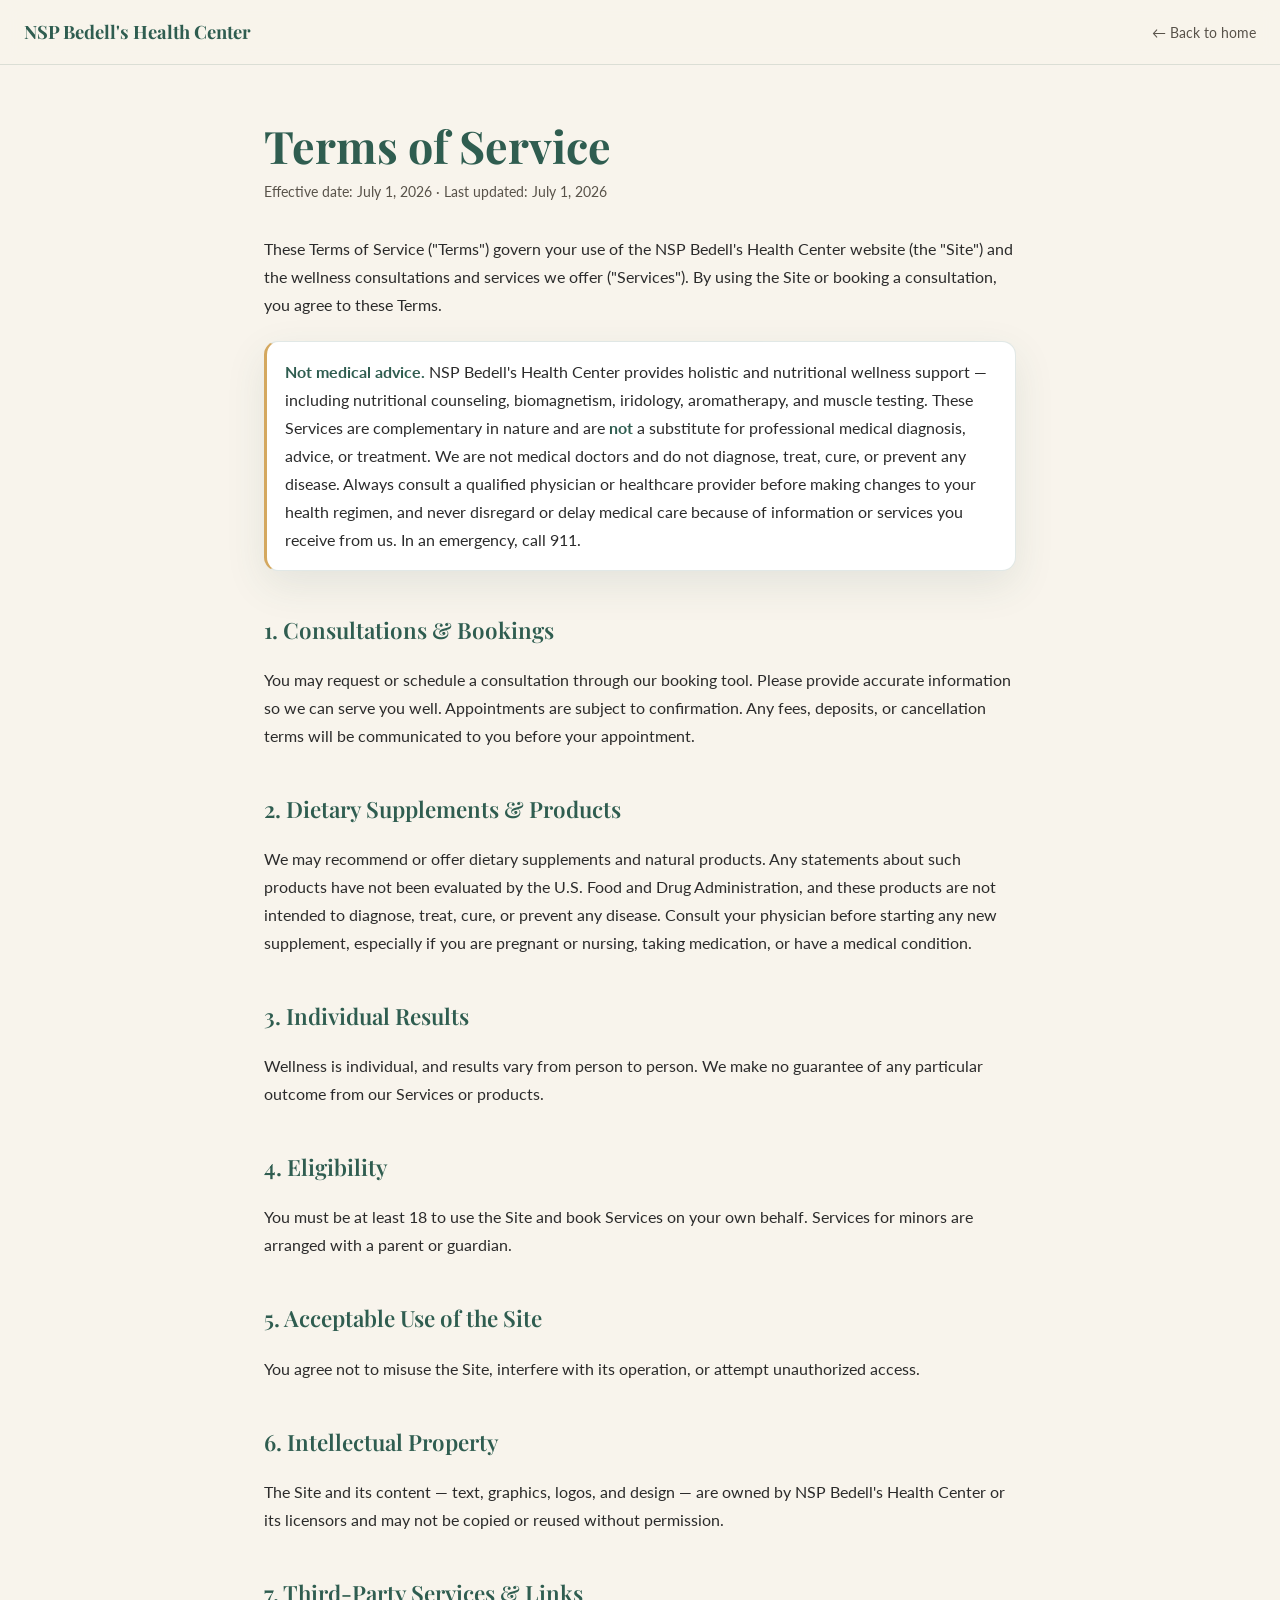
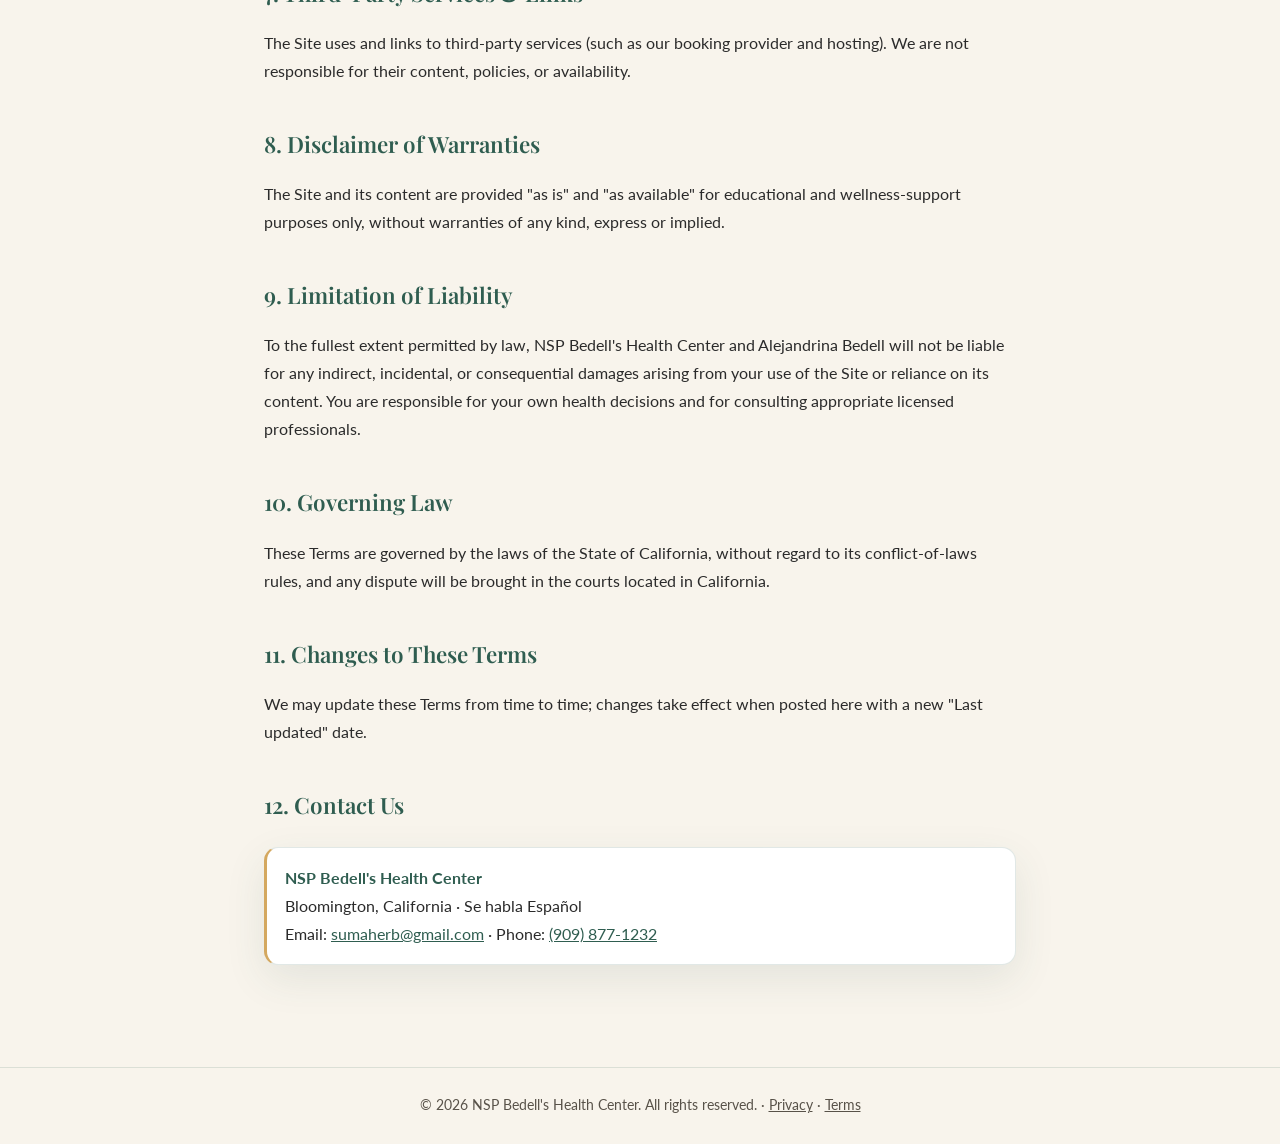
<file: terms.html>
<!DOCTYPE html>
<!--
  NSP Bedell's Health Center — Terms of Service
  TEMPLATE generated for review. This is not legal advice. Have a licensed
  attorney review before publishing. The health/wellness and dietary-supplement
  disclaimers below are important for this type of business — confirm wording
  (including FDA/DSHEA language) with counsel.
-->
<html lang="en">
<head>
<meta charset="utf-8" />
<meta name="viewport" content="width=device-width, initial-scale=1" />
<title>Terms of Service | NSP Bedell's Health Center</title>
<meta name="description" content="The terms that govern consultations and use of the NSP Bedell's Health Center website." />
<link rel="preconnect" href="https://fonts.googleapis.com" />
<link rel="preconnect" href="https://fonts.gstatic.com" crossorigin />
<link href="https://fonts.googleapis.com/css2?family=Playfair+Display:wght@500;600;700&family=Lato:wght@400;500;700&display=swap" rel="stylesheet" />
<style>
  :root{
    --bg:#F8F4EC; --surface:#FFFFFF; --text:#2B2B2B; --muted:#585249;
    --accent:#2F5D50; --accent2:#7BA05B; --gold:#D4A85F; --line:rgba(47,93,80,.14);
    --serif:'Playfair Display',Georgia,serif; --sans:'Lato',system-ui,sans-serif;
    --shadow:0 14px 40px rgba(47,93,80,.10);
  }
  *{box-sizing:border-box}
  body{margin:0;background:var(--bg);color:var(--text);font-family:var(--sans);line-height:1.75;font-size:16px;-webkit-font-smoothing:antialiased}
  a{color:var(--accent)}
  .lp-top{position:sticky;top:0;z-index:5;background:rgba(248,244,236,.9);backdrop-filter:blur(10px);border-bottom:1px solid var(--line);padding:16px 24px;display:flex;justify-content:space-between;align-items:center;gap:16px;flex-wrap:wrap}
  .lp-top .brand{font-family:var(--serif);font-weight:700;color:var(--accent);text-decoration:none;font-size:1.15rem}
  .lp-top a.back{font-size:.9rem;text-decoration:none;color:var(--muted)}
  .lp-top a.back:hover{color:var(--accent)}
  main{max-width:800px;margin:0 auto;padding:56px 24px 80px}
  h1{font-family:var(--serif);font-weight:700;font-size:clamp(2rem,4.4vw,2.8rem);line-height:1.12;margin:0 0 8px;color:var(--accent)}
  .meta{color:var(--muted);font-size:.9rem;margin:0 0 30px}
  h2{font-family:var(--serif);font-weight:600;font-size:1.4rem;margin:40px 0 12px;color:var(--accent)}
  h3{font-size:1.04rem;margin:24px 0 8px;color:var(--text)}
  ul{padding-left:1.2em}
  li{margin:6px 0}
  .callout{border:1px solid var(--line);border-left:3px solid var(--gold);background:var(--surface);padding:16px 18px;border-radius:14px;margin:22px 0;box-shadow:var(--shadow)}
  .callout strong{color:var(--accent)}
  .lp-foot{border-top:1px solid var(--line);padding:26px 24px;text-align:center;color:var(--muted);font-size:.85rem}
  .lp-foot a{color:var(--muted)}
</style>
</head>
<body>
<header class="lp-top">
  <a class="brand" href="/">NSP Bedell's Health Center</a>
  <a class="back" href="/">← Back to home</a>
</header>

<main>
  <h1>Terms of Service</h1>
  <p class="meta">Effective date: July 1, 2026 · Last updated: July 1, 2026</p>

  <p>These Terms of Service ("Terms") govern your use of the NSP Bedell's Health Center website (the "Site") and the wellness consultations and services we offer ("Services"). By using the Site or booking a consultation, you agree to these Terms.</p>

  <div class="callout">
    <strong>Not medical advice.</strong> NSP Bedell's Health Center provides holistic and nutritional wellness support — including nutritional counseling, biomagnetism, iridology, aromatherapy, and muscle testing. These Services are complementary in nature and are <strong>not</strong> a substitute for professional medical diagnosis, advice, or treatment. We are not medical doctors and do not diagnose, treat, cure, or prevent any disease. Always consult a qualified physician or healthcare provider before making changes to your health regimen, and never disregard or delay medical care because of information or services you receive from us. In an emergency, call 911.
  </div>

  <h2>1. Consultations &amp; Bookings</h2>
  <p>You may request or schedule a consultation through our booking tool. Please provide accurate information so we can serve you well. Appointments are subject to confirmation. Any fees, deposits, or cancellation terms will be communicated to you before your appointment.</p>

  <h2>2. Dietary Supplements &amp; Products</h2>
  <p>We may recommend or offer dietary supplements and natural products. Any statements about such products have not been evaluated by the U.S. Food and Drug Administration, and these products are not intended to diagnose, treat, cure, or prevent any disease. Consult your physician before starting any new supplement, especially if you are pregnant or nursing, taking medication, or have a medical condition.</p>

  <h2>3. Individual Results</h2>
  <p>Wellness is individual, and results vary from person to person. We make no guarantee of any particular outcome from our Services or products.</p>

  <h2>4. Eligibility</h2>
  <p>You must be at least 18 to use the Site and book Services on your own behalf. Services for minors are arranged with a parent or guardian.</p>

  <h2>5. Acceptable Use of the Site</h2>
  <p>You agree not to misuse the Site, interfere with its operation, or attempt unauthorized access.</p>

  <h2>6. Intellectual Property</h2>
  <p>The Site and its content — text, graphics, logos, and design — are owned by NSP Bedell's Health Center or its licensors and may not be copied or reused without permission.</p>

  <h2>7. Third-Party Services &amp; Links</h2>
  <p>The Site uses and links to third-party services (such as our booking provider and hosting). We are not responsible for their content, policies, or availability.</p>

  <h2>8. Disclaimer of Warranties</h2>
  <p>The Site and its content are provided "as is" and "as available" for educational and wellness-support purposes only, without warranties of any kind, express or implied.</p>

  <h2>9. Limitation of Liability</h2>
  <p>To the fullest extent permitted by law, NSP Bedell's Health Center and Alejandrina Bedell will not be liable for any indirect, incidental, or consequential damages arising from your use of the Site or reliance on its content. You are responsible for your own health decisions and for consulting appropriate licensed professionals.</p>

  <h2>10. Governing Law</h2>
  <p>These Terms are governed by the laws of the State of California, without regard to its conflict-of-laws rules, and any dispute will be brought in the courts located in California.</p>

  <h2>11. Changes to These Terms</h2>
  <p>We may update these Terms from time to time; changes take effect when posted here with a new "Last updated" date.</p>

  <h2>12. Contact Us</h2>
  <div class="callout">
    <strong>NSP Bedell's Health Center</strong><br>
    Bloomington, California · Se habla Español<br>
    Email: <a href="mailto:sumaherb@gmail.com">sumaherb@gmail.com</a> · Phone: <a href="tel:+19098771232">(909) 877-1232</a>
  </div>
</main>

<footer class="lp-foot">
  © 2026 NSP Bedell's Health Center. All rights reserved. · <a href="/privacy.html">Privacy</a> · <a href="/terms.html">Terms</a>
</footer>
</body>
</html>
</file>
<file: styles.css>
/* ============================================================
   NSP Bedell's Health Center
   Elegant holistic wellness · cream / sage / gold
   ============================================================ */

:root{
  /* Palette */
  --cream:      #F8F4EC;
  --cream-deep: #F1EAD9;
  --sage:       #7BA05B;
  --sage-soft:  #A8C188;
  --green:      #2F5D50;
  --green-deep: #244A40;
  --gold:       #D4A85F;
  --gold-soft:  #E4C58C;
  --charcoal:   #2B2B2B;
  --ink-soft:   #585249;
  --white:      #FFFFFF;

  --line:       rgba(47,93,80,.14);
  --shadow-sm:  0 4px 18px rgba(47,93,80,.07);
  --shadow-md:  0 14px 40px rgba(47,93,80,.10);
  --shadow-lg:  0 28px 70px rgba(47,93,80,.16);

  --serif: "Playfair Display", Georgia, "Times New Roman", serif;
  --sans:  "Lato", -apple-system, BlinkMacSystemFont, "Segoe UI", sans-serif;

  --radius:   22px;
  --radius-lg:30px;
  --container:1180px;
  --ease: cubic-bezier(.22,.61,.36,1);
}

/* ---------- Reset ---------- */
*{ box-sizing:border-box; margin:0; padding:0; }
html{ scroll-behavior:smooth; scroll-padding-top:92px; -webkit-text-size-adjust:100%; }
body{
  font-family:var(--sans);
  font-weight:400;
  color:var(--charcoal);
  background:var(--cream);
  line-height:1.7;
  overflow-x:hidden;
  -webkit-font-smoothing:antialiased;
}
img{ max-width:100%; display:block; }
a{ color:inherit; text-decoration:none; }
button{ font-family:inherit; cursor:pointer; border:none; background:none; }
::selection{ background:var(--sage-soft); color:var(--green-deep); }

/* ---------- Grain overlay ---------- */
.grain{
  position:fixed; inset:0; z-index:1; pointer-events:none; opacity:.5;
  mix-blend-mode:multiply;
  background-image:url("data:image/svg+xml,%3Csvg xmlns='http://www.w3.org/2000/svg' width='160' height='160'%3E%3Cfilter id='n'%3E%3CfeTurbulence type='fractalNoise' baseFrequency='0.85' numOctaves='2' stitchTiles='stitch'/%3E%3C/filter%3E%3Crect width='100%25' height='100%25' filter='url(%23n)' opacity='0.5'/%3E%3C/svg%3E");
}

/* ---------- Layout ---------- */
.container{ width:100%; max-width:var(--container); margin:0 auto; padding:0 26px; position:relative; z-index:2; }
.narrow{ max-width:760px; }
.center{ text-align:center; }
.section{ padding:clamp(64px,9vw,120px) 0; position:relative; }

/* ---------- Typography ---------- */
h1,h2,h3{ font-family:var(--serif); font-weight:500; color:var(--green-deep); line-height:1.12; letter-spacing:-.01em; }
h1{ font-size:clamp(2.35rem,5.4vw,4rem); font-weight:600; }
h1 em{ font-style:italic; font-weight:500; color:var(--sage); }
h2{ font-size:clamp(1.8rem,3.8vw,2.9rem); }
h3{ font-size:1.32rem; }
p{ color:var(--ink-soft); }

.eyebrow{
  display:inline-flex; align-items:center; gap:.7em;
  font-family:var(--sans); font-weight:700; font-size:.72rem;
  letter-spacing:.22em; text-transform:uppercase; color:var(--sage);
}
.eyebrow-line{ width:34px; height:1px; background:var(--gold); display:inline-block; }
.kicker{
  display:inline-block; font-family:var(--sans); font-weight:700;
  font-size:.72rem; letter-spacing:.24em; text-transform:uppercase;
  color:var(--gold); margin-bottom:1rem;
}
.kicker.light{ color:var(--gold-soft); }
.lead{ font-size:clamp(1.05rem,1.7vw,1.22rem); color:var(--ink-soft); line-height:1.75; }
.lead.light{ color:rgba(248,244,236,.85); }

.section-head{ margin-bottom:clamp(40px,5vw,64px); }
.section-head .lead{ max-width:560px; margin:1rem auto 0; }
.center .kicker{ margin-bottom:.8rem; }

/* ============================================================
   BUTTONS
   ============================================================ */
.btn{
  display:inline-flex; align-items:center; justify-content:center; gap:.6em;
  font-family:var(--sans); font-weight:700; font-size:.95rem; letter-spacing:.01em;
  border-radius:100px; transition:transform .35s var(--ease), box-shadow .35s var(--ease), background .35s var(--ease), color .35s var(--ease);
  white-space:nowrap; line-height:1;
}
.btn svg{ transition:transform .35s var(--ease); }
.btn-sm{ padding:.7em 1.25em; font-size:.85rem; }
.btn-md{ padding:.85em 1.6em; }
.btn-lg{ padding:1.05em 1.9em; font-size:1rem; }
.btn.full{ width:100%; }

.btn-solid{ background:var(--green); color:var(--cream); box-shadow:var(--shadow-sm); }
.btn-solid:hover{ background:var(--green-deep); transform:translateY(-2px); box-shadow:var(--shadow-md); }
.btn-solid:hover svg{ transform:translateX(3px); }

.btn-outline{ background:transparent; color:var(--green); box-shadow:inset 0 0 0 1.5px rgba(47,93,80,.3); }
.btn-outline:hover{ background:var(--green); color:var(--cream); transform:translateY(-2px); box-shadow:var(--shadow-sm); }

/* Gold accent for header call button */
.site-header .btn-solid{ background:var(--gold); color:var(--green-deep); }
.site-header .btn-solid:hover{ background:var(--gold-soft); }

/* ============================================================
   HEADER
   ============================================================ */
.site-header{
  position:sticky; top:0; z-index:100;
  background:rgba(248,244,236,.82);
  backdrop-filter:saturate(140%) blur(14px);
  -webkit-backdrop-filter:saturate(140%) blur(14px);
  border-bottom:1px solid transparent;
  transition:border-color .4s var(--ease), background .4s var(--ease), box-shadow .4s var(--ease);
}
.site-header.scrolled{ border-color:var(--line); box-shadow:0 6px 24px rgba(47,93,80,.06); }
.nav-inner{ display:flex; align-items:center; justify-content:space-between; min-height:78px; }

.brand{ display:flex; align-items:center; gap:.65rem; color:var(--green-deep); }
.brand-mark{ color:var(--sage); display:grid; place-items:center; flex-shrink:0; }
.brand-text{
  font-family:var(--serif); font-weight:600; font-size:1.18rem; line-height:1.05;
  display:flex; flex-direction:column;
}
.brand-sub{
  font-family:var(--sans); font-weight:700; font-size:.6rem; letter-spacing:.22em;
  text-transform:uppercase; color:var(--gold); margin-top:2px;
}

.nav-links{ display:flex; gap:2.1rem; }
.nav-links a{
  font-size:.92rem; font-weight:500; color:var(--ink-soft); position:relative; padding:.3rem 0;
  transition:color .3s var(--ease);
}
.nav-links a::after{
  content:""; position:absolute; left:0; bottom:-2px; width:0; height:1.5px;
  background:var(--gold); transition:width .35s var(--ease);
}
.nav-links a:hover{ color:var(--green-deep); }
.nav-links a:hover::after{ width:100%; }

.nav-actions{ display:flex; align-items:center; gap:.9rem; }

.nav-toggle{ display:none; flex-direction:column; gap:5px; padding:8px; }
.nav-toggle span{ width:24px; height:2px; background:var(--green-deep); border-radius:2px; transition:transform .35s var(--ease), opacity .25s; }
.nav-toggle.open span:nth-child(1){ transform:translateY(7px) rotate(45deg); }
.nav-toggle.open span:nth-child(2){ opacity:0; }
.nav-toggle.open span:nth-child(3){ transform:translateY(-7px) rotate(-45deg); }

/* ============================================================
   HERO
   ============================================================ */
.hero{
  position:relative; overflow:hidden;
  padding:clamp(48px,7vw,92px) 0 clamp(70px,9vw,120px);
  background:
    radial-gradient(120% 90% at 85% 0%, rgba(168,193,136,.34) 0%, transparent 55%),
    radial-gradient(90% 80% at 5% 100%, rgba(212,168,95,.16) 0%, transparent 50%),
    linear-gradient(170deg, var(--cream) 0%, var(--cream-deep) 100%);
}
.hero-grid{
  display:grid; grid-template-columns:1fr; gap:clamp(36px,5vw,72px);
  align-items:center;
}
.hero-copy{ max-width:680px; margin:0 auto; text-align:center; }
.hero .eyebrow, .hero-actions{ justify-content:center; }
.hero-sub{ margin-left:auto; margin-right:auto; }
.hero h1{ margin:1.1rem 0 1.4rem; }
.hero-sub{ font-size:clamp(1.05rem,1.7vw,1.22rem); max-width:520px; }
.hero-actions{ display:flex; flex-wrap:wrap; gap:.9rem; margin:2rem 0 1.4rem; }
.hero-trust{ font-size:.9rem; color:var(--ink-soft); }
.hero-trust strong{ color:var(--sage); font-weight:700; }

/* Hero figure */
.hero-figure{ display:none; }   /* hero photo removed site-wide */
.hero-photo{
  position:relative; border-radius:50% 50% 48% 48% / 42% 42% 58% 58%;
  background:var(--cream-deep);
  box-shadow:var(--shadow-lg), inset 0 0 0 1px rgba(255,255,255,.4);
  overflow:hidden;
}
.hero-photo img{ display:block; width:100%; aspect-ratio:4/4.6; object-fit:cover; object-position:18% center; }
.photo-placeholder{
  position:absolute; inset:0; display:flex; flex-direction:column;
  align-items:center; justify-content:center; gap:.7rem;
  color:rgba(255,255,255,.85); text-align:center;
}
.photo-placeholder span{ font-size:.78rem; letter-spacing:.12em; text-transform:uppercase; font-weight:700; }

.hero-badge{
  position:absolute; left:-14px; bottom:34px;
  background:var(--white); border-radius:18px; padding:.9rem 1.3rem;
  box-shadow:var(--shadow-md); display:flex; flex-direction:column;
  border:1px solid var(--line);
}
.hero-badge-num{ font-family:var(--serif); font-size:1.15rem; color:var(--green-deep); font-weight:600; }
.hero-badge-label{ font-size:.66rem; letter-spacing:.14em; text-transform:uppercase; color:var(--gold); font-weight:700; margin-top:2px; }

/* Botanical line-art */
.botanical{ position:absolute; color:var(--sage); opacity:.16; pointer-events:none; z-index:1; }
.botanical-1{ width:200px; top:-30px; right:6%; transform:rotate(8deg); }
.botanical-2{ width:150px; bottom:-40px; left:-30px; transform:rotate(-14deg); opacity:.12; }
.hero-fade{ position:absolute; left:0; right:0; bottom:0; height:80px; background:linear-gradient(to bottom, transparent, var(--cream)); z-index:1; }

/* ============================================================
   WELCOME
   ============================================================ */
.welcome{ background:var(--white); }
.welcome .lead{ margin-top:1.2rem; font-size:clamp(1.15rem,2vw,1.4rem); color:var(--charcoal); line-height:1.7; }
.leaf-divider{ display:flex; align-items:center; justify-content:center; gap:1rem; margin-top:2.4rem; color:var(--sage); }
.leaf-divider span{ width:60px; height:1px; background:var(--line); }

/* ============================================================
   SERVICES
   ============================================================ */
.services{ background:var(--cream); }
.services-grid{ display:grid; grid-template-columns:repeat(3,1fr); gap:clamp(18px,2.2vw,28px); }
.card{
  background:var(--white); border-radius:var(--radius); padding:2.2rem 2rem;
  box-shadow:var(--shadow-sm); border:1px solid rgba(47,93,80,.06);
  position:relative; overflow:hidden;
  transition:transform .45s var(--ease), box-shadow .45s var(--ease);
}
.card::before{
  content:""; position:absolute; top:0; left:0; right:0; height:3px;
  background:linear-gradient(90deg, var(--sage), var(--gold)); transform:scaleX(0);
  transform-origin:left; transition:transform .5s var(--ease);
}
.card:hover{ transform:translateY(-6px); box-shadow:var(--shadow-md); }
.card:hover::before{ transform:scaleX(1); }
.card-icon{
  display:grid; place-items:center; width:58px; height:58px; border-radius:16px;
  background:linear-gradient(150deg, rgba(168,193,136,.3), rgba(123,160,91,.16));
  color:var(--green); margin-bottom:1.3rem;
}
.card h3{ margin-bottom:.6rem; }
.card p{ font-size:.97rem; }

.card-cta{
  background:linear-gradient(160deg, var(--green) 0%, var(--green-deep) 100%);
  display:flex; flex-direction:column; align-items:flex-start; justify-content:center;
}
.card-cta::before{ display:none; }
.card-cta h3{ color:var(--cream); }
.card-cta p{ color:rgba(248,244,236,.8); margin-bottom:1.3rem; }
.card-cta .btn-solid{ background:var(--gold); color:var(--green-deep); }
.card-cta .btn-solid:hover{ background:var(--gold-soft); }

/* ============================================================
   ABOUT
   ============================================================ */
.about{ background:var(--white); }
.about-grid{ display:grid; grid-template-columns:.9fr 1.1fr; gap:clamp(40px,6vw,80px); align-items:center; }
.about-photo{ position:relative; }
.about-frame{
  position:relative; border-radius:46% 46% 44% 44% / 38% 38% 62% 62%;
  background:var(--cream-deep);
  box-shadow:var(--shadow-lg); overflow:hidden;
  border:1px solid rgba(255,255,255,.4);
}
.about-frame img{ display:block; width:100%; aspect-ratio:4/4.5; object-fit:cover; object-position:center 22%; }
.about-frame .photo-placeholder span{ max-width:140px; }
.about-ornament{ position:absolute; top:-26px; right:-18px; color:var(--gold); opacity:.5; }

.about-copy h2{ margin-bottom:1.2rem; }
.credentials{ list-style:none; display:flex; flex-direction:column; gap:.85rem; margin:1.8rem 0; }
.credentials li{ display:flex; align-items:center; gap:1rem; font-size:.97rem; color:var(--charcoal); font-weight:500; }
.credentials span{
  flex-shrink:0; display:grid; place-items:center; width:44px; height:44px; border-radius:50%;
  background:var(--cream); color:var(--green); font-family:var(--serif); font-weight:600;
  font-size:.85rem; box-shadow:inset 0 0 0 1px var(--line);
}

/* ============================================================
   APPROACH
   ============================================================ */
.approach{ background:var(--cream); position:relative; }
.approach-grid{ display:grid; grid-template-columns:repeat(3,1fr); gap:clamp(20px,3vw,38px); }
.step{
  background:var(--white); border-radius:var(--radius); padding:2.6rem 2rem 2.3rem;
  text-align:center; box-shadow:var(--shadow-sm); position:relative;
  transition:transform .45s var(--ease), box-shadow .45s var(--ease);
}
.step:hover{ transform:translateY(-5px); box-shadow:var(--shadow-md); }
.step-num{
  position:absolute; top:1.3rem; right:1.6rem; font-family:var(--serif);
  font-size:1.4rem; color:var(--gold-soft); font-style:italic;
}
.step-icon{
  display:grid; place-items:center; width:66px; height:66px; margin:0 auto 1.4rem;
  border-radius:50%; background:linear-gradient(150deg, rgba(168,193,136,.32), rgba(212,168,95,.18));
  color:var(--green);
}
.step h3{ margin-bottom:.6rem; }
.step p{ font-size:.96rem; }

/* ============================================================
   BILINGUAL
   ============================================================ */
.bilingual{
  background:linear-gradient(155deg, var(--green) 0%, var(--green-deep) 100%);
  position:relative; overflow:hidden; text-align:center;
}
.bilingual h2{ color:var(--cream); margin-top:.3rem; }
.bilingual .lead{ margin-top:1.1rem; }
.bilingual-leaf{
  position:absolute; right:-40px; top:50%; transform:translateY(-50%) rotate(12deg);
  width:240px; color:var(--gold-soft); opacity:.18; pointer-events:none;
}

/* ============================================================
   CONTACT
   ============================================================ */
.contact{ background:var(--white); }
.contact-grid{ display:grid; grid-template-columns:1.1fr .9fr; gap:clamp(36px,5vw,70px); align-items:center; }
.contact-copy h2{ margin-bottom:1.1rem; }
.contact-details{ list-style:none; display:flex; flex-direction:column; gap:1.1rem; margin-top:2rem; }
.contact-details li{ display:flex; align-items:center; gap:1rem; font-size:1.1rem; font-weight:500; color:var(--charcoal); }
.contact-details a:hover{ color:var(--sage); }
.contact-ico{
  display:grid; place-items:center; width:46px; height:46px; border-radius:14px;
  background:var(--cream); color:var(--green); flex-shrink:0; box-shadow:inset 0 0 0 1px var(--line);
}

.contact-card{
  background:linear-gradient(160deg, var(--cream) 0%, var(--cream-deep) 100%);
  border-radius:var(--radius-lg); padding:clamp(2rem,3.5vw,3rem);
  box-shadow:var(--shadow-md); border:1px solid var(--line);
  position:relative; overflow:hidden;
}
.contact-card-leaf{ color:var(--sage); opacity:.5; display:block; margin-bottom:1rem; }
.contact-card h3{ margin-bottom:.6rem; }
.contact-card p{ margin-bottom:1.6rem; }
.contact-card .btn{ margin-bottom:.7rem; }

/* ============================================================
   FOOTER
   ============================================================ */
.site-footer{
  background:var(--green-deep); color:rgba(248,244,236,.78);
  padding:clamp(48px,6vw,72px) 0 2.2rem; position:relative; z-index:2;
}
.footer-inner{ display:flex; justify-content:space-between; align-items:flex-start; gap:2rem; flex-wrap:wrap; padding-bottom:2.2rem; border-bottom:1px solid rgba(248,244,236,.14); }
.footer-brand .brand-mark{ color:var(--gold-soft); margin-bottom:.6rem; }
.footer-name{ font-family:var(--serif); font-size:1.3rem; color:var(--cream); font-weight:600; }
.footer-meta{ font-size:.9rem; margin-top:.4rem; }
.footer-meta a:hover{ color:var(--gold-soft); }
.footer-nav{ display:flex; flex-wrap:wrap; gap:1.5rem; }
.footer-nav a{ font-size:.9rem; transition:color .3s var(--ease); }
.footer-nav a:hover{ color:var(--gold-soft); }

.disclaimer{
  font-size:.82rem; line-height:1.6; color:rgba(248,244,236,.62);
  max-width:760px; margin:2rem auto 0; text-align:center;
}
.copyright{ text-align:center; font-size:.78rem; color:rgba(248,244,236,.45); margin-top:1.2rem; }

/* ============================================================
   BOOKING MODAL
   ============================================================ */
.modal{ position:fixed; inset:0; z-index:1000; display:grid; place-items:center; padding:20px; }
.modal[hidden]{ display:none; }
.modal-overlay{
  position:absolute; inset:0; background:rgba(36,74,64,.55);
  backdrop-filter:blur(6px); -webkit-backdrop-filter:blur(6px);
  animation:fadeIn .35s var(--ease);
}
.modal-card{
  position:relative; width:100%; max-width:560px; max-height:90vh; display:flex; flex-direction:column;
  background:var(--cream); border-radius:24px; overflow:hidden;
  box-shadow:var(--shadow-lg); border:1px solid rgba(255,255,255,.5);
  animation:modalIn .45s var(--ease);
}
.modal-head{
  display:flex; align-items:center; justify-content:space-between; gap:1rem;
  padding:1.3rem 1.5rem; background:linear-gradient(150deg, var(--green) 0%, var(--green-deep) 100%);
  color:var(--cream);
}
.modal-kicker{ font-size:.64rem; letter-spacing:.22em; text-transform:uppercase; color:var(--gold-soft); font-weight:700; }
.modal-head h2{ color:var(--cream); font-size:1.4rem; margin-top:.2rem; }
.modal-close{
  flex-shrink:0; display:grid; place-items:center; width:42px; height:42px; border-radius:50%;
  background:rgba(248,244,236,.14); color:var(--cream); transition:background .3s var(--ease), transform .3s var(--ease);
}
.modal-close:hover{ background:rgba(248,244,236,.26); transform:rotate(90deg); }

.modal-body{ position:relative; overflow-y:auto; background:var(--cream); -webkit-overflow-scrolling:touch; }
.modal-loader{
  position:absolute; inset:0; display:flex; flex-direction:column; align-items:center; justify-content:center;
  gap:1rem; color:var(--ink-soft); background:var(--cream); z-index:2; transition:opacity .4s var(--ease);
}
.modal-loader.hide{ opacity:0; pointer-events:none; }
.modal-loader p{ font-size:.9rem; }
.spinner{
  width:38px; height:38px; border-radius:50%;
  border:3px solid rgba(123,160,91,.25); border-top-color:var(--sage);
  animation:spin .9s linear infinite;
}
#bookingIframe{ display:block; }

/* ============================================================
   ANIMATIONS
   ============================================================ */
.reveal{ opacity:0; transform:translateY(26px); transition:opacity .8s var(--ease), transform .8s var(--ease); }
.reveal.in{ opacity:1; transform:none; }
.reveal[data-delay="1"]{ transition-delay:.08s; }
.reveal[data-delay="2"]{ transition-delay:.16s; }
.reveal[data-delay="3"]{ transition-delay:.24s; }
.reveal[data-delay="4"]{ transition-delay:.32s; }
.reveal[data-delay="5"]{ transition-delay:.40s; }

@keyframes fadeIn{ from{ opacity:0; } to{ opacity:1; } }
@keyframes modalIn{ from{ opacity:0; transform:translateY(24px) scale(.97); } to{ opacity:1; transform:none; } }
@keyframes spin{ to{ transform:rotate(360deg); } }

@media (prefers-reduced-motion:reduce){
  *{ animation-duration:.001ms !important; transition-duration:.001ms !important; scroll-behavior:auto !important; }
  .reveal{ opacity:1; transform:none; }
}

/* ============================================================
   RESPONSIVE
   ============================================================ */
@media (max-width:980px){
  .hero-grid{ grid-template-columns:1fr; }
  .hero-figure{ max-width:440px; margin:0 auto; order:-1; }
  .hero-copy{ max-width:none; text-align:center; margin:0 auto; }
  .eyebrow, .hero-actions{ justify-content:center; }
  .hero-sub{ margin-left:auto; margin-right:auto; }
  .about-grid{ grid-template-columns:1fr; gap:48px; }
  .about-photo{ max-width:380px; margin:0 auto; }
  .about-copy{ text-align:center; }
  .credentials{ align-items:center; }
  .contact-grid{ grid-template-columns:1fr; }
  .services-grid{ grid-template-columns:repeat(2,1fr); }
}

@media (max-width:760px){
  .hero-figure{ display:none; }   /* hide hero photo on mobile */
  .nav-links{
    position:fixed; inset:78px 0 auto 0; flex-direction:column; gap:0;
    background:var(--cream); padding:1rem 26px 1.6rem; box-shadow:var(--shadow-md);
    transform:translateY(-130%); transition:transform .45s var(--ease); border-bottom:1px solid var(--line);
  }
  .nav-links.open{ transform:translateY(0); }
  .nav-links a{ padding:.95rem 0; border-bottom:1px solid var(--line); font-size:1rem; }
  .nav-links a::after{ display:none; }
  .nav-toggle{ display:flex; }
  .services-grid{ grid-template-columns:1fr; }
  .approach-grid{ grid-template-columns:1fr; }
  .footer-inner{ flex-direction:column; gap:1.6rem; }
}

@media (max-width:420px){
  .container{ padding:0 18px; }
  .hero-actions .btn{ width:100%; }
  .card{ padding:1.9rem 1.6rem; }
}
</file>
